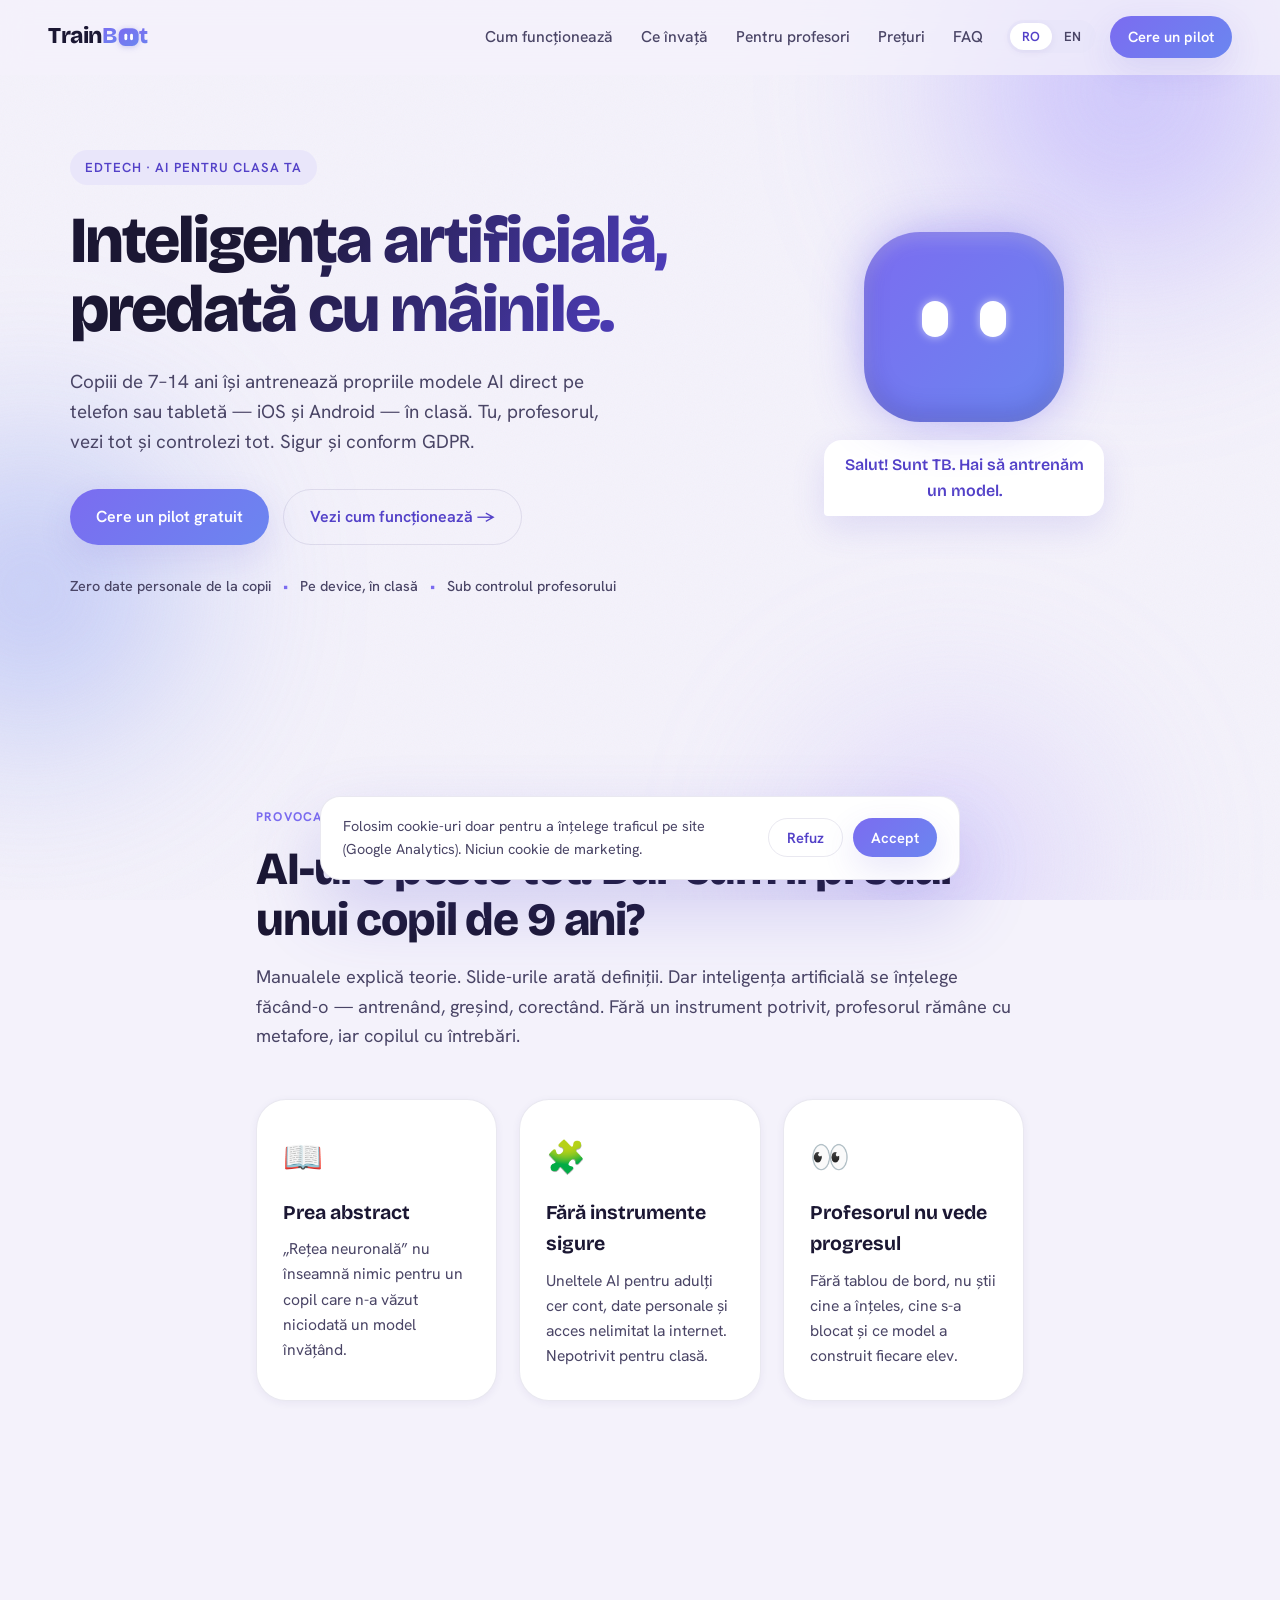
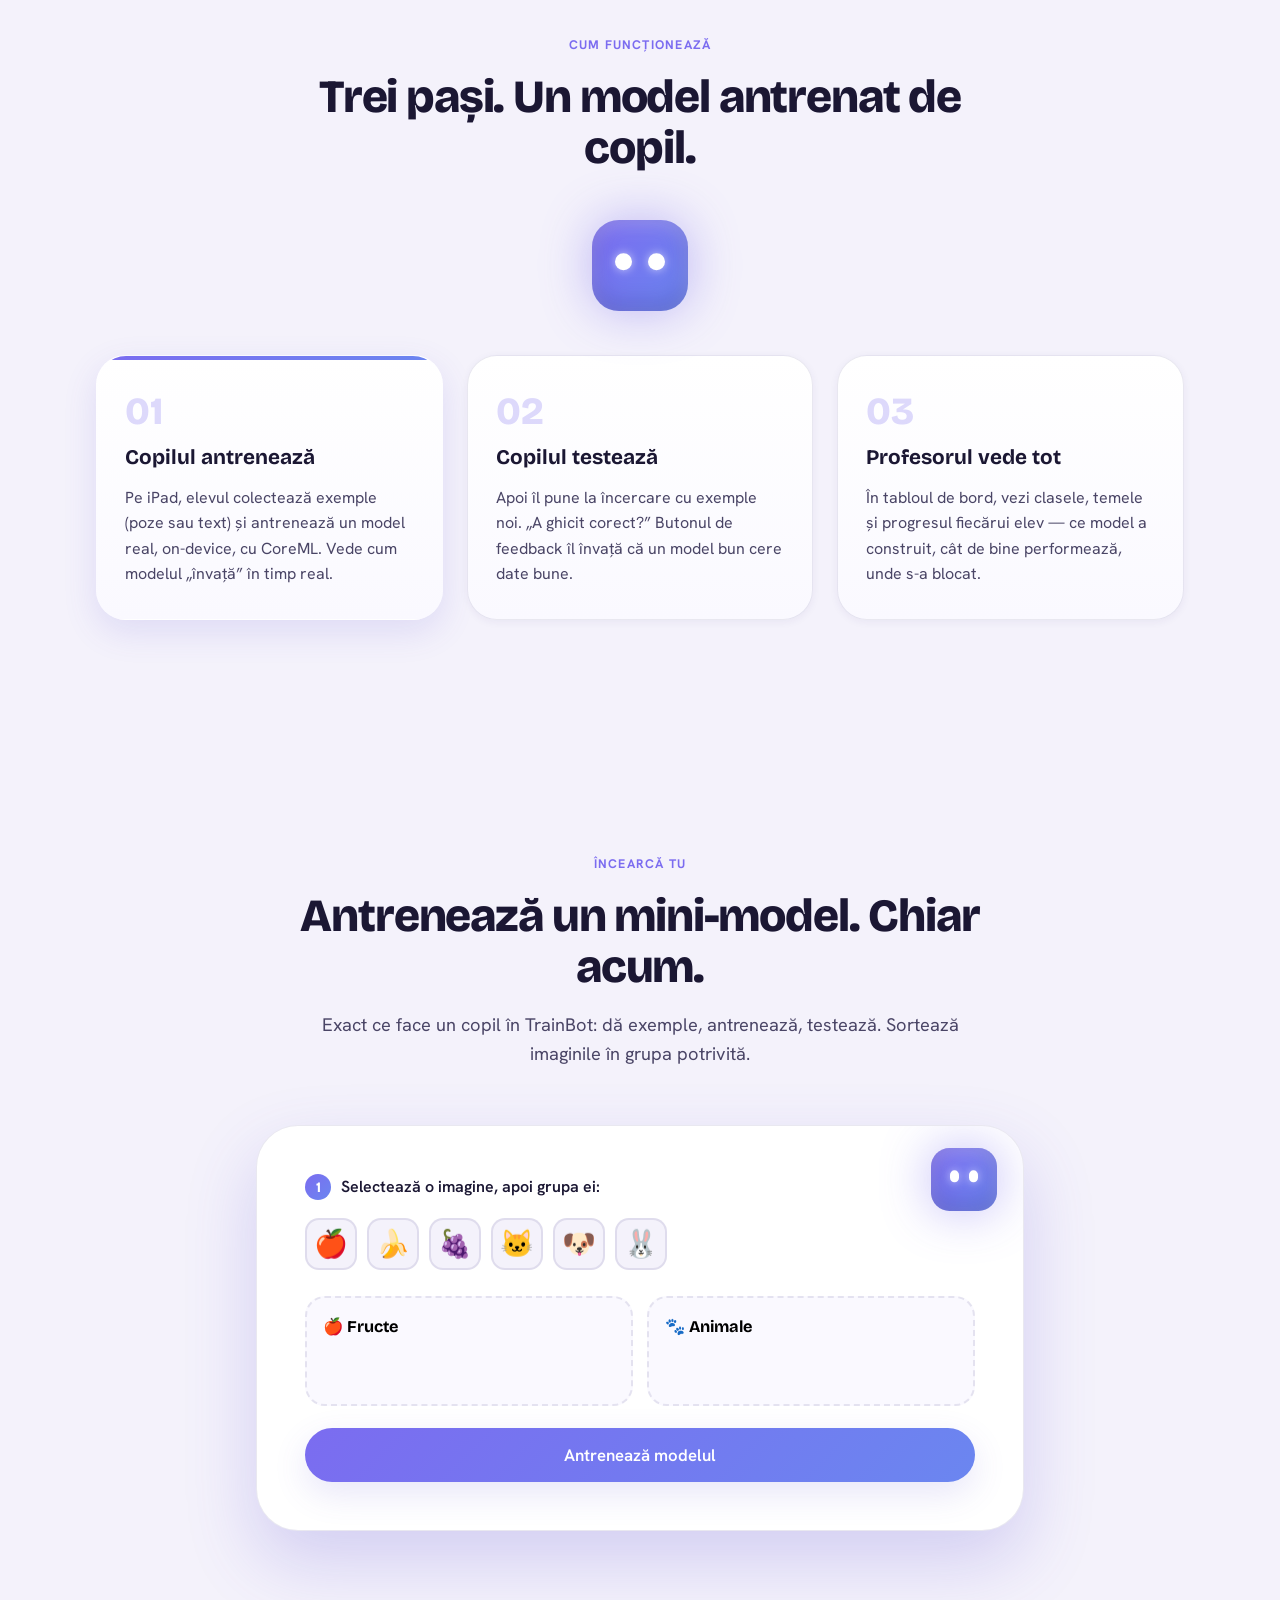
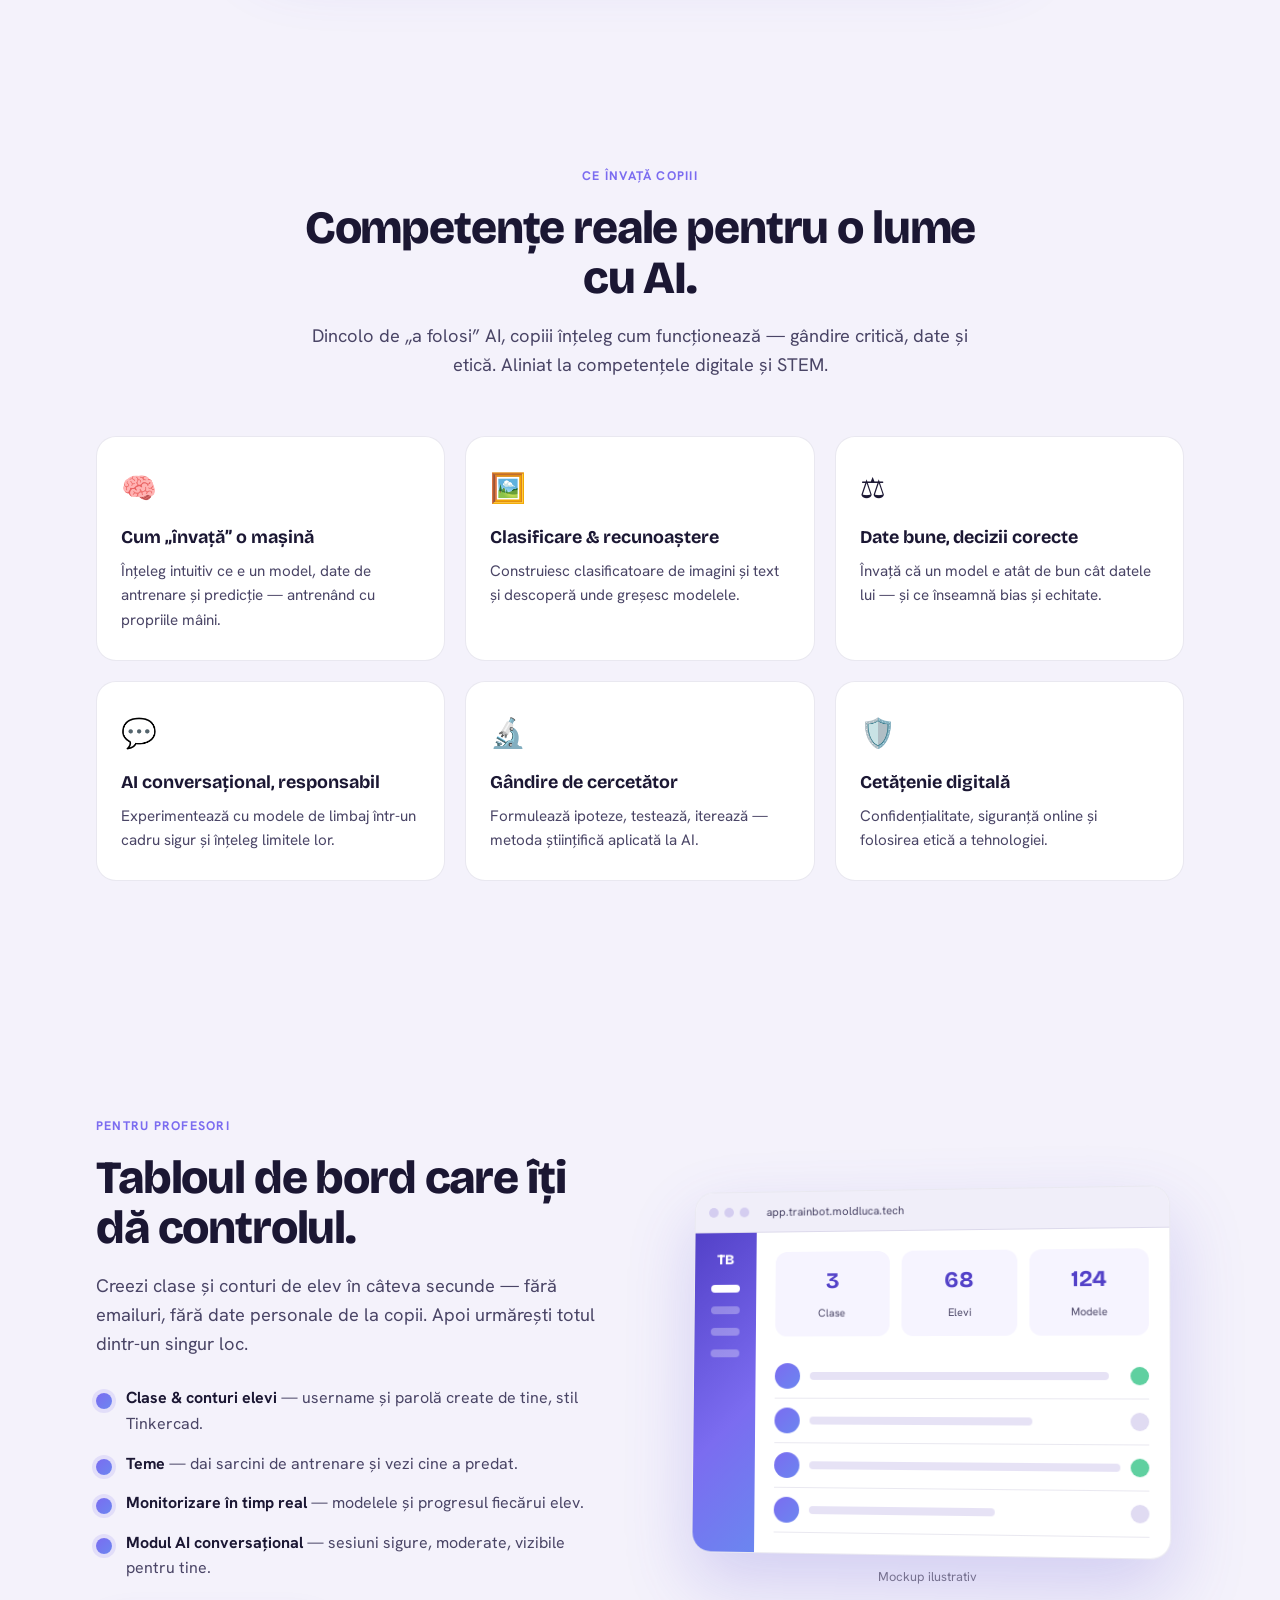
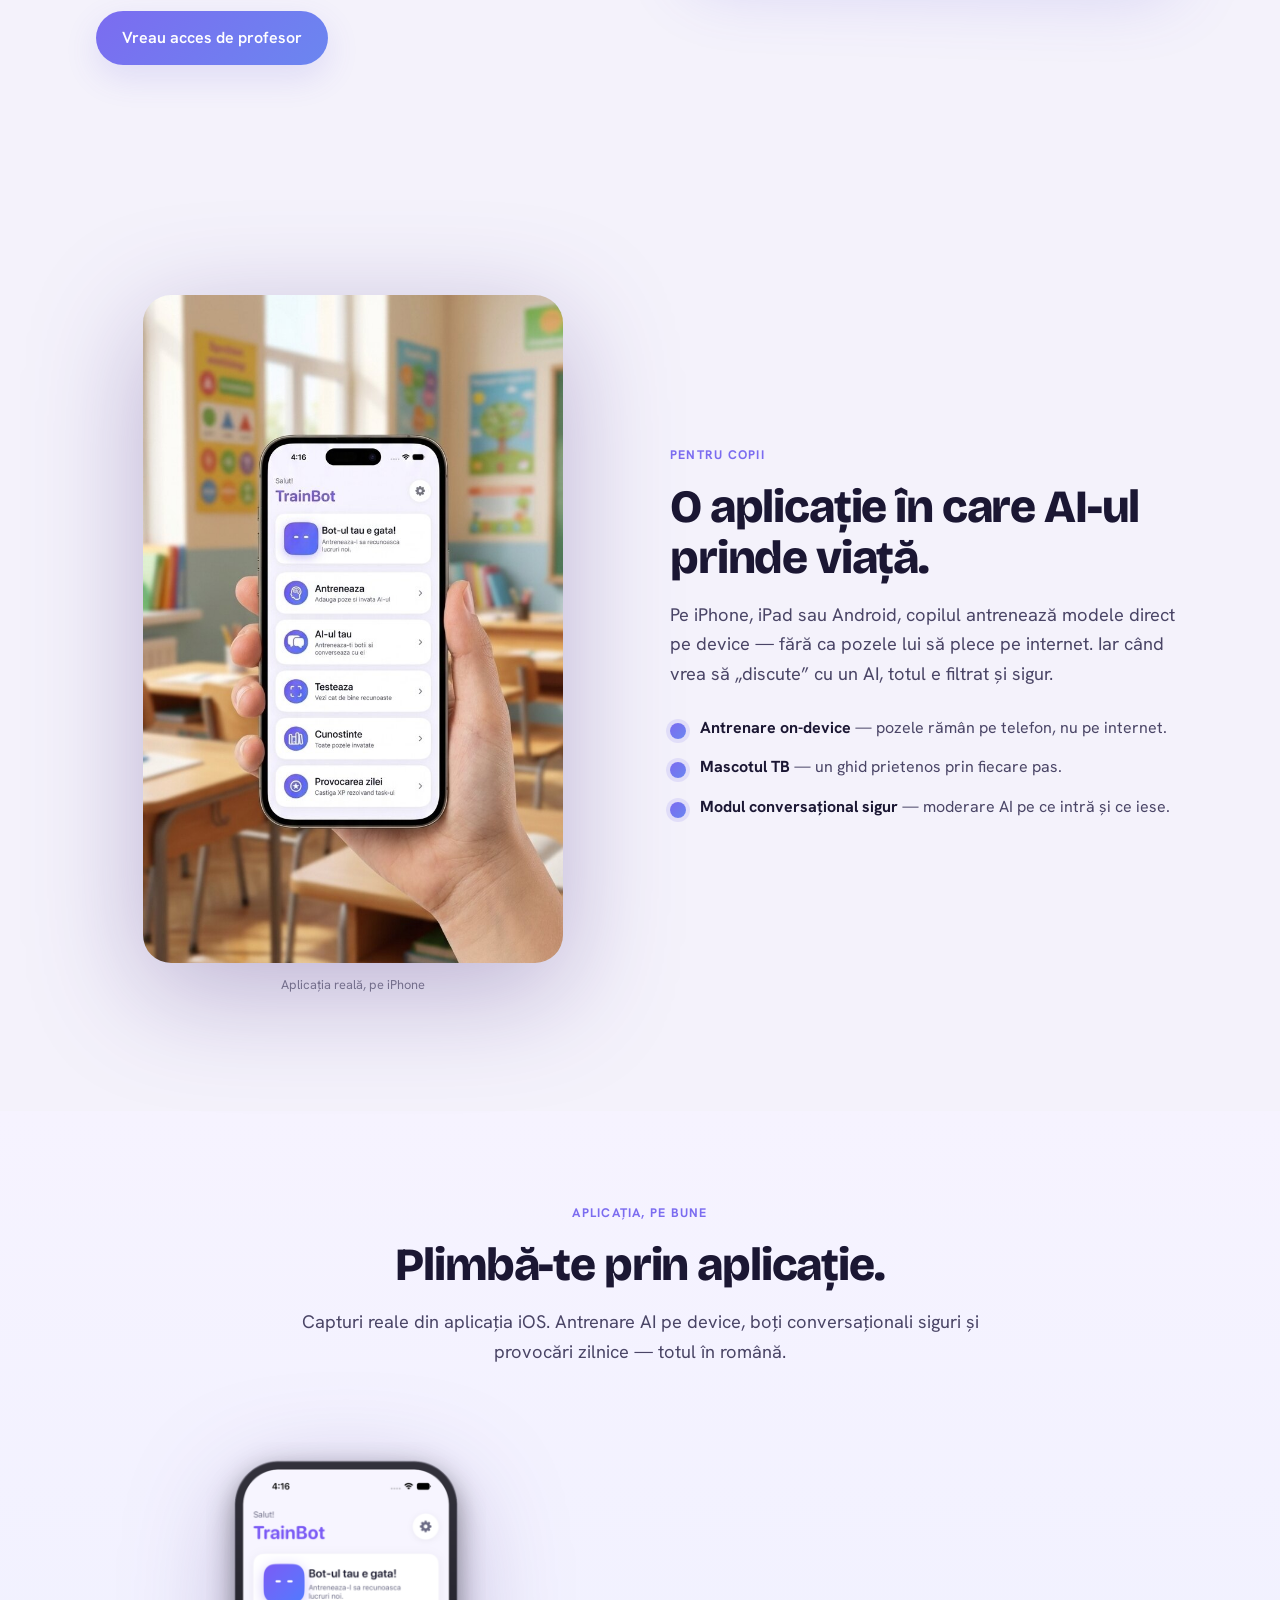
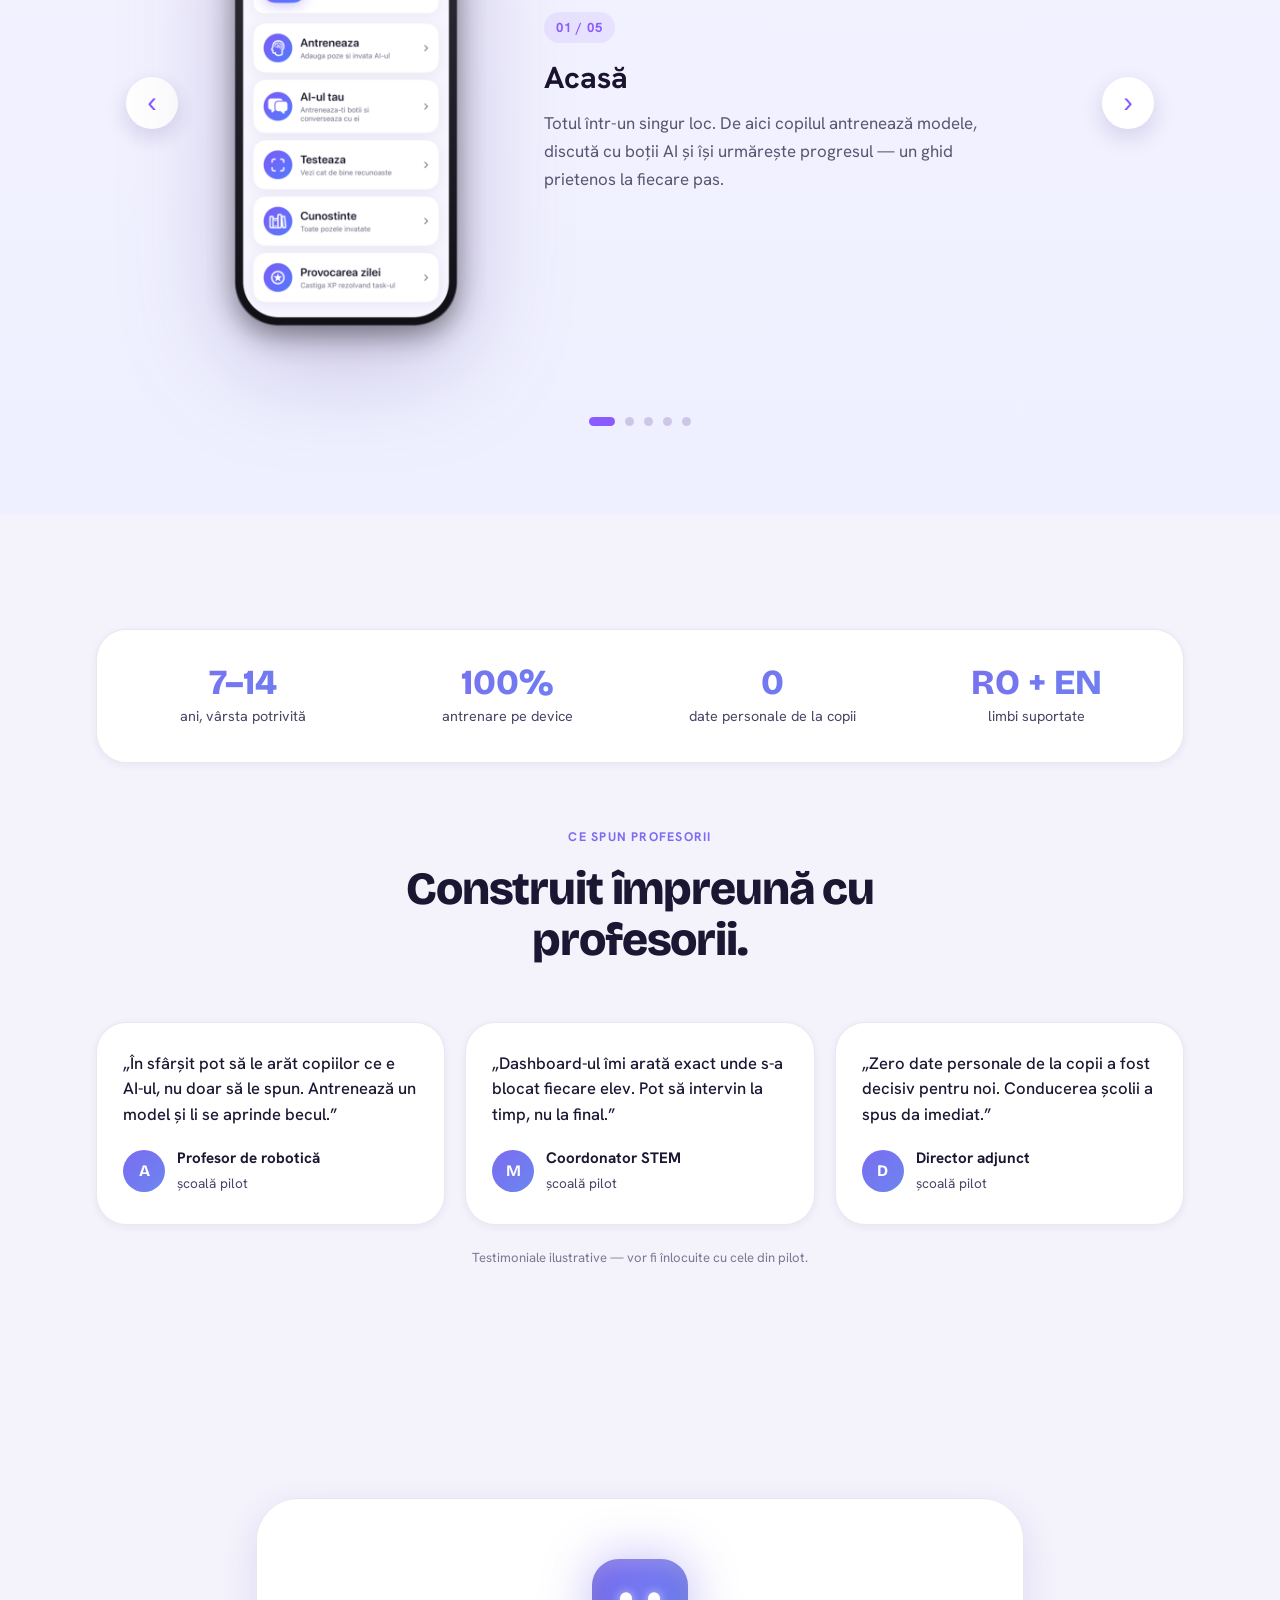
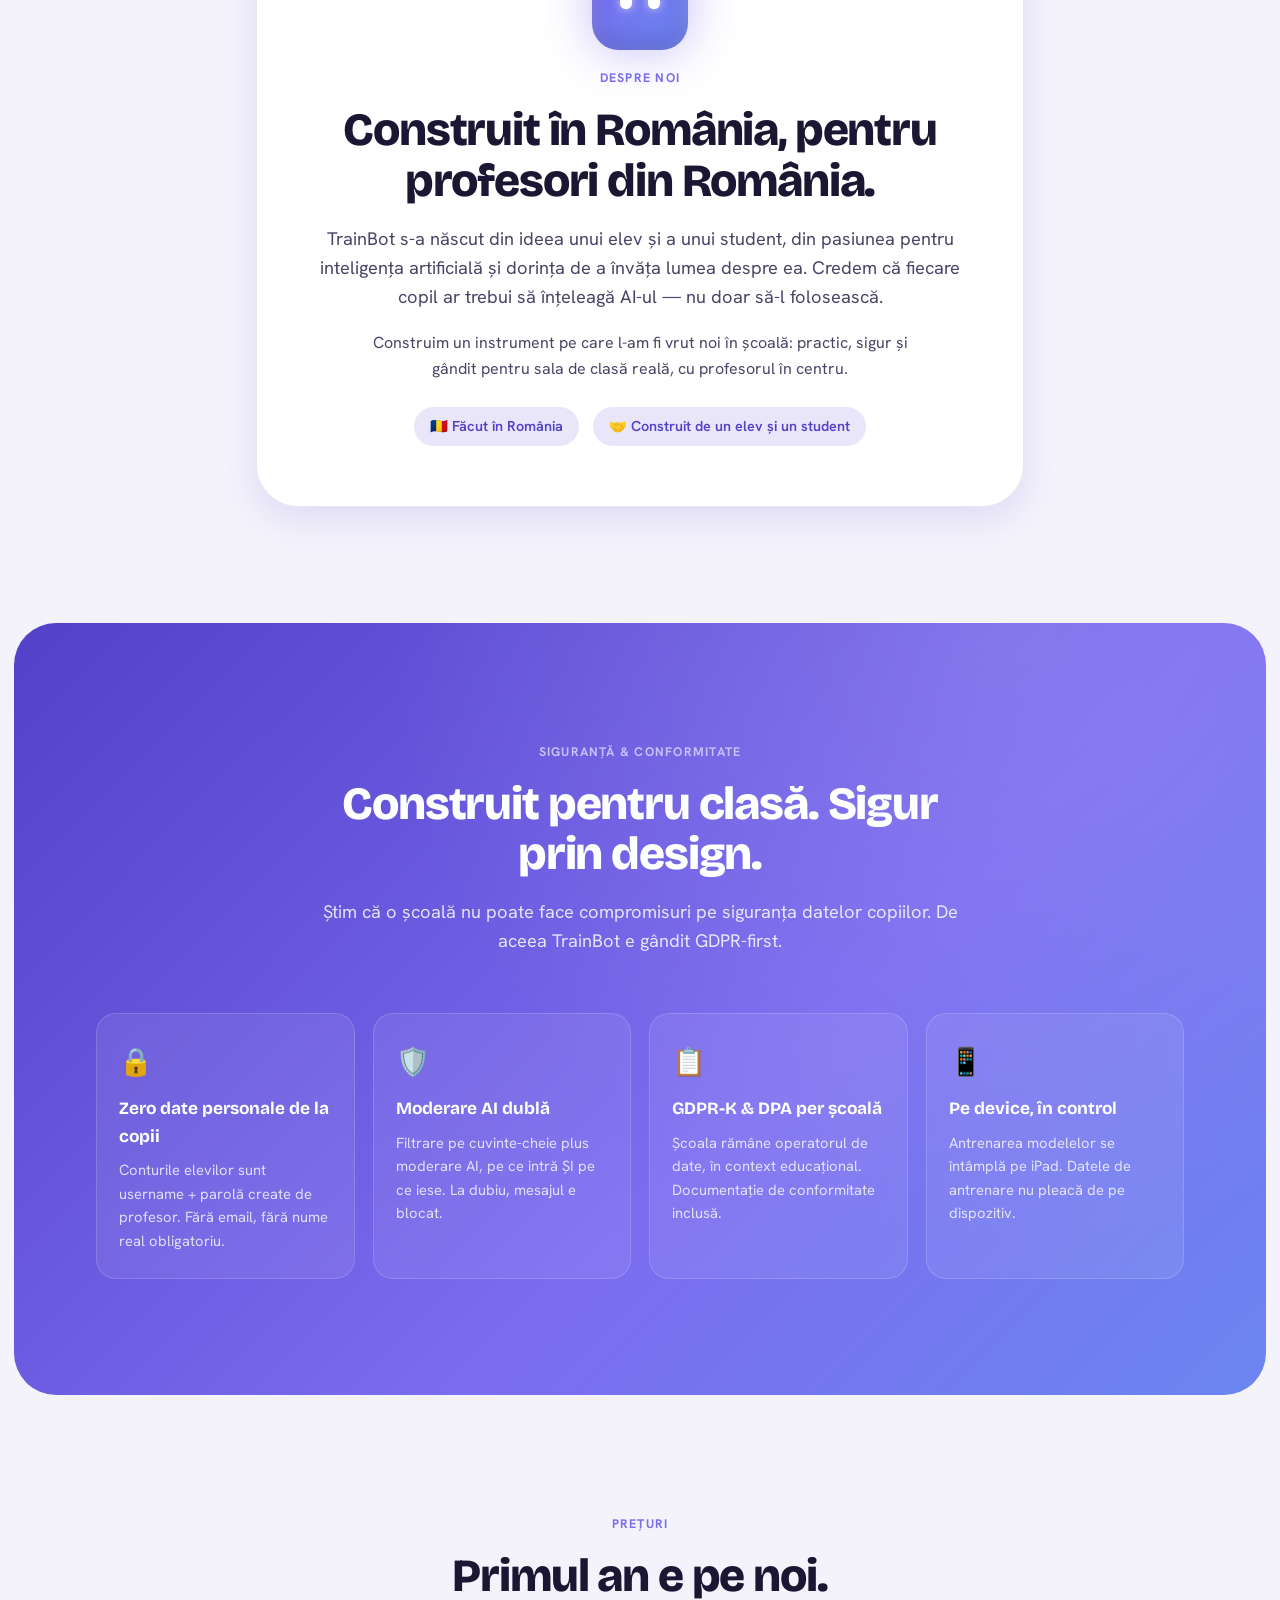
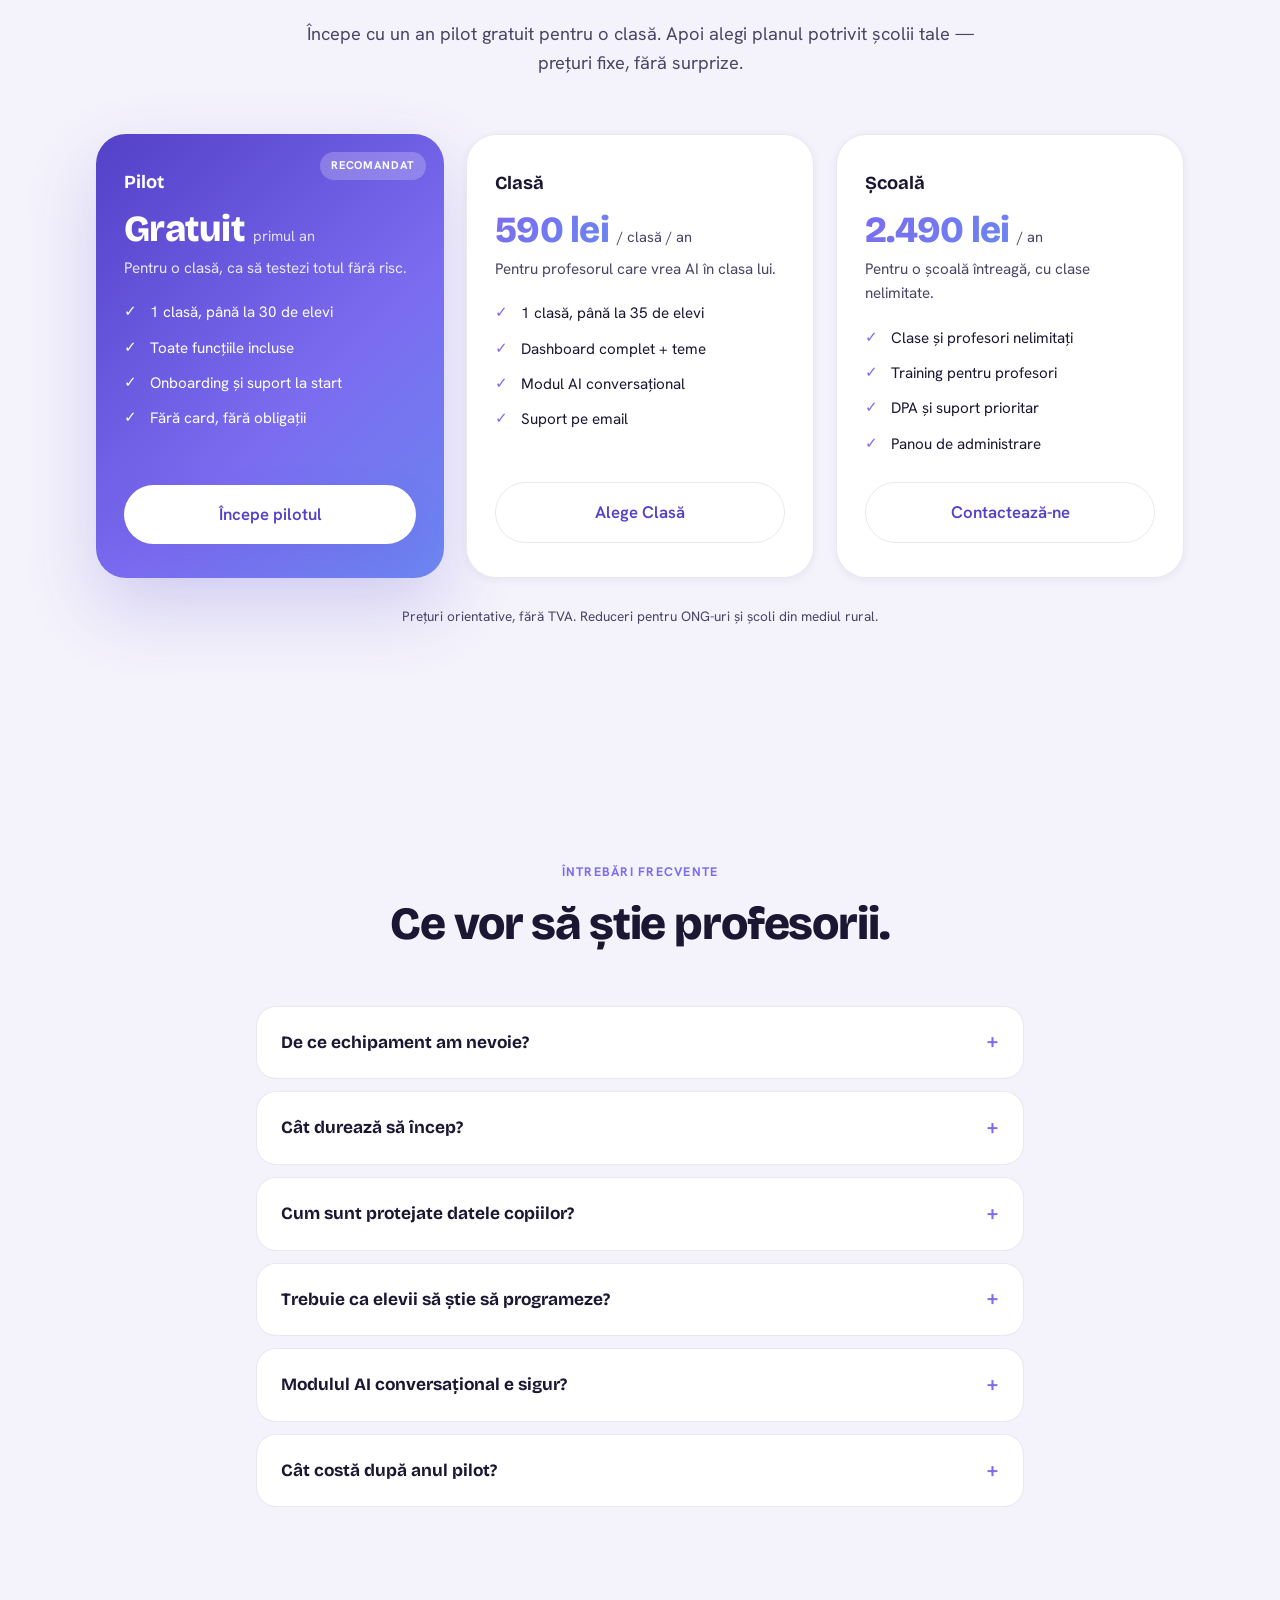
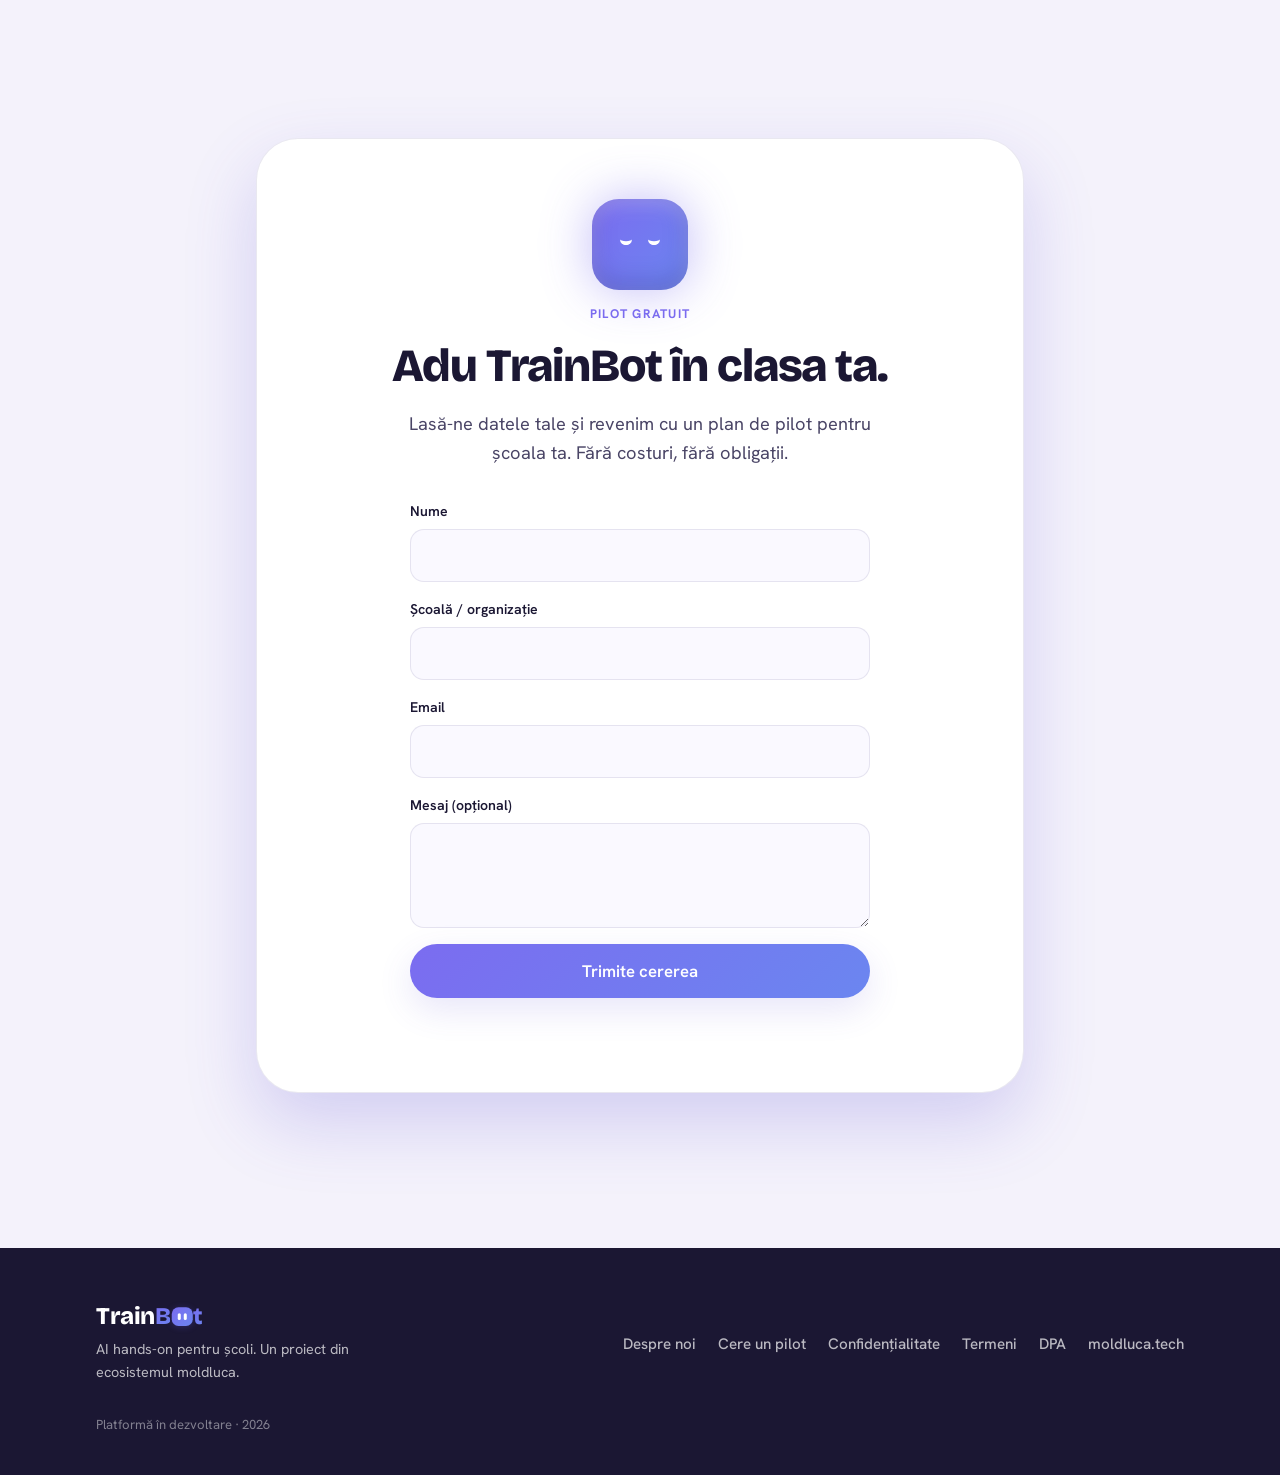
<file: index.html>
<!DOCTYPE html>
<html lang="ro">
<head>
  <meta charset="UTF-8" />
  <meta name="viewport" content="width=device-width, initial-scale=1.0" />
  <title>TrainBot — Inteligență artificială, predată cu mâinile</title>
  <meta name="description" content="TrainBot: copiii 7-14 ani antrenează propriile modele AI direct pe iPad, în clasă. Sigur, conform GDPR, sub controlul profesorului. Cere un pilot gratuit." />
  <meta name="theme-color" content="#7B6CF0" />

  <!-- Open Graph -->
  <meta property="og:title" content="TrainBot — Inteligență artificială, predată cu mâinile" />
  <meta property="og:description" content="Copiii antrenează propriile modele AI în clasă. Sigur, conform GDPR, sub controlul profesorului." />
  <meta property="og:type" content="website" />
  <meta property="og:url" content="https://trainbot.moldluca.tech" />
  <meta property="og:image" content="https://trainbot.moldluca.tech/images/og-image.png" />
  <meta property="og:locale" content="ro_RO" />
  <meta name="twitter:card" content="summary_large_image" />

  <link rel="canonical" href="https://trainbot.moldluca.tech/" />

  <script type="application/ld+json">
  {
    "@context": "https://schema.org",
    "@type": "SoftwareApplication",
    "name": "TrainBot",
    "applicationCategory": "EducationalApplication",
    "operatingSystem": "iOS, Web",
    "url": "https://trainbot.moldluca.tech",
    "description": "Platformă EdTech prin care copiii de 7-14 ani antrenează propriile modele AI în clasă, sigur și conform GDPR, sub controlul profesorului.",
    "audience": { "@type": "EducationalAudience", "educationalRole": "teacher" },
    "offers": { "@type": "Offer", "price": "0", "priceCurrency": "RON", "description": "Pilot gratuit primul an" },
    "inLanguage": ["ro", "en"]
  }
  </script>

  <link rel="icon" href="data:image/svg+xml,<svg xmlns='http://www.w3.org/2000/svg' viewBox='0 0 100 100'><defs><linearGradient id='g' x1='0' y1='0' x2='1' y2='1'><stop offset='0' stop-color='%237B6CF0'/><stop offset='1' stop-color='%236B86F0'/></linearGradient></defs><rect width='100' height='100' rx='26' fill='url(%23g)'/><rect x='34' y='38' width='10' height='24' rx='5' fill='white'/><rect x='56' y='38' width='10' height='24' rx='5' fill='white'/></svg>" />
  <link rel="apple-touch-icon" href="images/icon.svg" />
  <link rel="manifest" href="manifest.json" />

  <link rel="preconnect" href="https://fonts.googleapis.com" />
  <link rel="preconnect" href="https://fonts.gstatic.com" crossorigin />
  <link href="https://fonts.googleapis.com/css2?family=Bricolage+Grotesque:opsz,wght@12..96,400..800&family=Hanken+Grotesk:wght@400;500;600;700&display=swap" rel="stylesheet" />

  <link rel="stylesheet" href="styles.css" />
</head>
<body>
  <!-- Atmospheric background blobs -->
  <div class="bg-atmosphere" aria-hidden="true">
    <span class="blob blob-1"></span>
    <span class="blob blob-2"></span>
    <span class="blob blob-3"></span>
  </div>

  <!-- ============ NAV ============ -->
  <header class="nav" id="nav">
    <a href="#hero" class="brand logo" aria-label="TrainBot">
      <span class="logo-train">Train</span><span class="logo-bot">B</span><span class="logo-eye" aria-hidden="true">
        <svg viewBox="0 0 30 30"><defs><linearGradient id="logoGrad" x1="0" y1="0" x2="1" y2="1"><stop offset="0" stop-color="#7B6CF0"/><stop offset="1" stop-color="#6B86F0"/></linearGradient></defs><rect x="1" y="3" width="28" height="25" rx="9" fill="url(#logoGrad)"/><rect x="9" y="11" width="4" height="9" rx="2" fill="#fff"/><rect x="17" y="11" width="4" height="9" rx="2" fill="#fff"/></svg>
      </span><span class="logo-bot">t</span>
    </a>

    <nav class="nav-links">
      <a href="#how" data-i18n="nav.how">Cum funcționează</a>
      <a href="#learn" data-i18n="nav.learn">Ce învață</a>
      <a href="#teachers" data-i18n="nav.teachers">Pentru profesori</a>
      <a href="#pricing" data-i18n="nav.pricing">Prețuri</a>
      <a href="#faq" data-i18n="nav.faq">FAQ</a>
    </nav>

    <div class="nav-actions">
      <div class="lang-switch" role="group" aria-label="Limbă / Language">
        <button data-lang="ro" class="is-active" aria-pressed="true">RO</button>
        <button data-lang="en" aria-pressed="false">EN</button>
      </div>
      <a href="#pilot" class="btn btn-primary btn-sm" data-i18n="nav.cta">Cere un pilot</a>
    </div>
  </header>

  <!-- ============ HERO ============ -->
  <section class="hero" id="hero">
    <div class="hero-inner">
      <div class="hero-copy">
        <span class="eyebrow" data-i18n="hero.eyebrow">EdTech · AI pentru clasa ta</span>
        <h1 class="hero-title" data-i18n="hero.title">Inteligența artificială,<br />predată cu mâinile.</h1>
        <p class="hero-sub" data-i18n="hero.sub">Copiii de 7–14 ani își antrenează propriile modele AI direct pe telefon sau tabletă — iOS și Android — în clasă. Tu, profesorul, vezi tot și controlezi tot. Sigur și conform GDPR.</p>
        <div class="hero-cta">
          <a href="#pilot" class="btn btn-primary" data-i18n="hero.cta1">Cere un pilot gratuit</a>
          <a href="#how" class="btn btn-ghost" data-i18n="hero.cta2">Vezi cum funcționează →</a>
        </div>
        <div class="hero-trust">
          <span data-i18n="hero.trust1">Zero date personale de la copii</span>
          <span class="dot">•</span>
          <span data-i18n="hero.trust2">Pe device, în clasă</span>
          <span class="dot">•</span>
          <span data-i18n="hero.trust3">Sub controlul profesorului</span>
        </div>
      </div>

      <div class="hero-mascot">
        <!-- Mascot recreat din MascotView.swift -->
        <div class="mascot mascot-xl" id="heroMascot" data-state="idle">
          <div class="mascot-head">
            <div class="mascot-eyes">
              <span class="eye eye-l"></span>
              <span class="eye eye-r"></span>
            </div>
          </div>
          <div class="mascot-glow"></div>
        </div>
        <div class="mascot-caption" data-i18n="hero.mascot">Salut! Sunt TB. Hai să antrenăm un model.</div>
      </div>
    </div>
  </section>

  <!-- ============ PROBLEM ============ -->
  <section class="section problem" id="problem">
    <div class="container narrow">
      <span class="section-tag" data-i18n="problem.tag">Provocarea</span>
      <h2 class="section-title" data-i18n="problem.title">AI-ul e peste tot. Dar cum îl predai unui copil de 9 ani?</h2>
      <p class="section-lead" data-i18n="problem.lead">Manualele explică teorie. Slide-urile arată definiții. Dar inteligența artificială se înțelege făcând-o — antrenând, greșind, corectând. Fără un instrument potrivit, profesorul rămâne cu metafore, iar copilul cu întrebări.</p>
      <div class="problem-grid">
        <div class="problem-card">
          <span class="problem-icon">📖</span>
          <h3 data-i18n="problem.c1t">Prea abstract</h3>
          <p data-i18n="problem.c1p">„Rețea neuronală" nu înseamnă nimic pentru un copil care n-a văzut niciodată un model învățând.</p>
        </div>
        <div class="problem-card">
          <span class="problem-icon">🧩</span>
          <h3 data-i18n="problem.c2t">Fără instrumente sigure</h3>
          <p data-i18n="problem.c2p">Uneltele AI pentru adulți cer cont, date personale și acces nelimitat la internet. Nepotrivit pentru clasă.</p>
        </div>
        <div class="problem-card">
          <span class="problem-icon">👀</span>
          <h3 data-i18n="problem.c3t">Profesorul nu vede progresul</h3>
          <p data-i18n="problem.c3p">Fără tablou de bord, nu știi cine a înțeles, cine s-a blocat și ce model a construit fiecare elev.</p>
        </div>
      </div>
    </div>
  </section>

  <!-- ============ HOW IT WORKS ============ -->
  <section class="section how" id="how">
    <div class="container">
      <div class="section-head center">
        <span class="section-tag" data-i18n="how.tag">Cum funcționează</span>
        <h2 class="section-title" data-i18n="how.title">Trei pași. Un model antrenat de copil.</h2>
      </div>

      <div class="how-mascot" aria-hidden="true">
        <div class="mascot mascot-md" id="howMascot" data-state="idle">
          <div class="mascot-head"><div class="mascot-eyes"><span class="eye eye-l"></span><span class="eye eye-r"></span></div></div>
        </div>
      </div>

      <div class="steps">
        <article class="step" data-mascot="learning">
          <span class="step-num">01</span>
          <h3 data-i18n="how.s1t">Copilul antrenează</h3>
          <p data-i18n="how.s1p">Pe iPad, elevul colectează exemple (poze sau text) și antrenează un model real, on-device, cu CoreML. Vede cum modelul „învață" în timp real.</p>
        </article>
        <article class="step" data-mascot="thinking">
          <span class="step-num">02</span>
          <h3 data-i18n="how.s2t">Copilul testează</h3>
          <p data-i18n="how.s2p">Apoi îl pune la încercare cu exemple noi. „A ghicit corect?" Butonul de feedback îl învață că un model bun cere date bune.</p>
        </article>
        <article class="step" data-mascot="happy">
          <span class="step-num">03</span>
          <h3 data-i18n="how.s3t">Profesorul vede tot</h3>
          <p data-i18n="how.s3p">În tabloul de bord, vezi clasele, temele și progresul fiecărui elev — ce model a construit, cât de bine performează, unde s-a blocat.</p>
        </article>
      </div>
    </div>
  </section>

  <!-- ============ MINI-DEMO INTERACTIV ============ -->
  <section class="section demo" id="demo">
    <div class="container narrow">
      <div class="section-head center">
        <span class="section-tag" data-i18n="demo.tag">Încearcă tu</span>
        <h2 class="section-title" data-i18n="demo.title">Antrenează un mini-model. Chiar acum.</h2>
        <p class="section-lead" data-i18n="demo.lead">Exact ce face un copil în TrainBot: dă exemple, antrenează, testează. Sortează imaginile în grupa potrivită.</p>
      </div>

      <div class="demo-card" id="demoCard">
        <div class="demo-mascot" aria-hidden="true">
          <div class="mascot mascot-sm" id="demoMascot" data-state="idle"><div class="mascot-head"><div class="mascot-eyes"><span class="eye eye-l"></span><span class="eye eye-r"></span></div></div></div>
        </div>

        <!-- STAGE 1: sortare -->
        <div class="demo-stage" id="demoStage1">
          <p class="demo-instr"><span class="demo-step-n">1</span> <span data-i18n="demo.s1">Selectează o imagine, apoi grupa ei:</span></p>
          <div class="demo-palette" id="demoPalette"></div>
          <div class="demo-buckets">
            <button class="demo-bucket" data-bucket="fruit"><h4 data-i18n="demo.bfruit">🍎 Fructe</h4><div class="bucket-items" id="bucketfruit"></div></button>
            <button class="demo-bucket" data-bucket="animal"><h4 data-i18n="demo.banimal">🐾 Animale</h4><div class="bucket-items" id="bucketanimal"></div></button>
          </div>
          <button class="btn btn-primary btn-block" id="demoTrain" disabled data-i18n="demo.train">Antrenează modelul</button>
        </div>

        <!-- STAGE 2: antrenare -->
        <div class="demo-stage" id="demoStage2" hidden>
          <p class="demo-instr" data-i18n="demo.training">Modelul învață din exemplele tale…</p>
          <div class="demo-progress"><span id="demoBar"></span></div>
        </div>

        <!-- STAGE 3: test -->
        <div class="demo-stage" id="demoStage3" hidden>
          <p class="demo-instr"><span class="demo-step-n">2</span> <span data-i18n="demo.s3">Acum testează-l cu o imagine nouă:</span></p>
          <div class="demo-test">
            <div class="demo-test-item" id="demoTestItem">🍓</div>
            <button class="btn btn-primary" id="demoGuess" data-i18n="demo.guess">Ce e asta?</button>
          </div>
          <div class="demo-result" id="demoResult" hidden></div>
          <button class="btn btn-ghost btn-sm" id="demoReset" data-i18n="demo.reset">↺ De la început</button>
        </div>
      </div>
    </div>
  </section>

  <!-- ============ CE ÎNVAȚĂ COPIII ============ -->
  <section class="section learn" id="learn">
    <div class="container">
      <div class="section-head center">
        <span class="section-tag" data-i18n="learn.tag">Ce învață copiii</span>
        <h2 class="section-title" data-i18n="learn.title">Competențe reale pentru o lume cu AI.</h2>
        <p class="section-lead" data-i18n="learn.lead">Dincolo de „a folosi" AI, copiii înțeleg cum funcționează — gândire critică, date și etică. Aliniat la competențele digitale și STEM.</p>
      </div>
      <div class="learn-grid">
        <div class="learn-card"><span class="learn-ic">🧠</span><h3 data-i18n="learn.c1t">Cum „învață" o mașină</h3><p data-i18n="learn.c1p">Înțeleg intuitiv ce e un model, date de antrenare și predicție — antrenând cu propriile mâini.</p></div>
        <div class="learn-card"><span class="learn-ic">🖼️</span><h3 data-i18n="learn.c2t">Clasificare &amp; recunoaștere</h3><p data-i18n="learn.c2p">Construiesc clasificatoare de imagini și text și descoperă unde greșesc modelele.</p></div>
        <div class="learn-card"><span class="learn-ic">⚖️</span><h3 data-i18n="learn.c3t">Date bune, decizii corecte</h3><p data-i18n="learn.c3p">Învață că un model e atât de bun cât datele lui — și ce înseamnă bias și echitate.</p></div>
        <div class="learn-card"><span class="learn-ic">💬</span><h3 data-i18n="learn.c4t">AI conversațional, responsabil</h3><p data-i18n="learn.c4p">Experimentează cu modele de limbaj într-un cadru sigur și înțeleg limitele lor.</p></div>
        <div class="learn-card"><span class="learn-ic">🔬</span><h3 data-i18n="learn.c5t">Gândire de cercetător</h3><p data-i18n="learn.c5p">Formulează ipoteze, testează, iterează — metoda științifică aplicată la AI.</p></div>
        <div class="learn-card"><span class="learn-ic">🛡️</span><h3 data-i18n="learn.c6t">Cetățenie digitală</h3><p data-i18n="learn.c6p">Confidențialitate, siguranță online și folosirea etică a tehnologiei.</p></div>
      </div>
    </div>
  </section>

  <!-- ============ TEACHERS / DASHBOARD ============ -->
  <section class="section teachers" id="teachers">
    <div class="container split">
      <div class="split-copy">
        <span class="section-tag" data-i18n="teachers.tag">Pentru profesori</span>
        <h2 class="section-title" data-i18n="teachers.title">Tabloul de bord care îți dă controlul.</h2>
        <p class="section-lead" data-i18n="teachers.lead">Creezi clase și conturi de elev în câteva secunde — fără emailuri, fără date personale de la copii. Apoi urmărești totul dintr-un singur loc.</p>
        <ul class="feature-list">
          <li data-i18n="teachers.f1"><strong>Clase &amp; conturi elevi</strong> — username și parolă create de tine, stil Tinkercad.</li>
          <li data-i18n="teachers.f2"><strong>Teme</strong> — dai sarcini de antrenare și vezi cine a predat.</li>
          <li data-i18n="teachers.f3"><strong>Monitorizare în timp real</strong> — modelele și progresul fiecărui elev.</li>
          <li data-i18n="teachers.f4"><strong>Modul AI conversațional</strong> — sesiuni sigure, moderate, vizibile pentru tine.</li>
        </ul>
        <a href="#pilot" class="btn btn-primary" data-i18n="teachers.cta">Vreau acces de profesor</a>
      </div>

      <div class="split-visual">
        <!-- Mockup dashboard în brand (swap cu screenshot real după re-deploy) -->
        <div class="mockup mockup-browser" id="dashMock">
          <div class="mock-bar"><span></span><span></span><span></span><em data-i18n="teachers.url">app.trainbot.moldluca.tech</em></div>
          <div class="mock-body">
            <div class="mock-side">
              <span class="mock-logo">TB</span>
              <span class="mock-nav is-on"></span><span class="mock-nav"></span><span class="mock-nav"></span><span class="mock-nav"></span>
            </div>
            <div class="mock-main">
              <div class="mock-stats">
                <div class="mock-stat"><b>3</b><i data-i18n="teachers.m1">Clase</i></div>
                <div class="mock-stat"><b>68</b><i data-i18n="teachers.m2">Elevi</i></div>
                <div class="mock-stat"><b>124</b><i data-i18n="teachers.m3">Modele</i></div>
              </div>
              <div class="mock-row"><span class="mock-avatar"></span><span class="mock-bar-line w80"></span><span class="mock-pill ok"></span></div>
              <div class="mock-row"><span class="mock-avatar"></span><span class="mock-bar-line w60"></span><span class="mock-pill"></span></div>
              <div class="mock-row"><span class="mock-avatar"></span><span class="mock-bar-line w90"></span><span class="mock-pill ok"></span></div>
              <div class="mock-row"><span class="mock-avatar"></span><span class="mock-bar-line w50"></span><span class="mock-pill"></span></div>
            </div>
          </div>
        </div>
        <span class="visual-note" data-i18n="teachers.note">Mockup ilustrativ</span>
      </div>
    </div>
  </section>

  <!-- ============ KIDS / APP ============ -->
  <section class="section kids" id="kids">
    <div class="container split reverse">
      <div class="split-visual">
        <img src="images/app/hand-home.jpg" alt="Copil ținând în mână un iPhone cu aplicația TrainBot" class="app-photo" loading="lazy" />
        <span class="visual-note" data-i18n="kids.note">Aplicația reală, pe iPhone</span>
      </div>

      <div class="split-copy">
        <span class="section-tag" data-i18n="kids.tag">Pentru copii</span>
        <h2 class="section-title" data-i18n="kids.title">O aplicație în care AI-ul prinde viață.</h2>
        <p class="section-lead" data-i18n="kids.lead">Pe iPhone, iPad sau Android, copilul antrenează modele direct pe device — fără ca pozele lui să plece pe internet. Iar când vrea să „discute" cu un AI, totul e filtrat și sigur.</p>
        <ul class="feature-list">
          <li data-i18n="kids.f1"><strong>Antrenare on-device</strong> — pozele rămân pe telefon, nu pe internet.</li>
          <li data-i18n="kids.f2"><strong>Mascotul TB</strong> — un ghid prietenos prin fiecare pas.</li>
          <li data-i18n="kids.f3"><strong>Modul conversațional sigur</strong> — moderare AI pe ce intră și ce iese.</li>
        </ul>
      </div>
    </div>
  </section>

  <!-- ============ GALERIE APLICAȚIE (carusel iOS) ============ -->
  <section class="app-gallery" id="screenshots">
    <div class="container">
      <div class="section-head center">
        <span class="section-tag" data-i18n="gallery.tag">Aplicația, pe bune</span>
        <h2 class="section-title" data-i18n="gallery.title">Plimbă-te prin aplicație.</h2>
        <p class="section-lead" data-i18n="gallery.lead">Capturi reale din aplicația iOS. Antrenare AI pe device, boți conversaționali siguri și provocări zilnice — totul în română.</p>
      </div>

      <div class="carousel" id="appCarousel" aria-roledescription="carusel">
        <button class="car-arrow car-prev" aria-label="Ecranul anterior">‹</button>

        <div class="car-stage">
          <article class="car-slide is-active">
            <div class="car-visual"><img src="images/app/ios-home.png" alt="Ecranul principal TrainBot" loading="lazy" /></div>
            <div class="car-text">
              <span class="car-step">01 / 05</span>
              <h3 data-i18n="car.t1">Acasă</h3>
              <p data-i18n="car.d1">Totul într-un singur loc. De aici copilul antrenează modele, discută cu boții AI și își urmărește progresul — un ghid prietenos la fiecare pas.</p>
            </div>
          </article>
          <article class="car-slide">
            <div class="car-visual"><img src="images/app/ios-training.png" alt="Antrenare model AI" loading="lazy" /></div>
            <div class="car-text">
              <span class="car-step">02 / 05</span>
              <h3 data-i18n="car.t2">Antrenare AI</h3>
              <p data-i18n="car.d2">Copilul adaugă poze și antrenează un model direct pe telefon. Vede modelul „învățând”, pas cu pas — iar pozele rămân pe device, nu pe internet.</p>
            </div>
          </article>
          <article class="car-slide">
            <div class="car-visual"><img src="images/app/ios-botlist.png" alt="Boții AI ai copilului" loading="lazy" /></div>
            <div class="car-text">
              <span class="car-step">03 / 05</span>
              <h3 data-i18n="car.t3">Boții tăi AI</h3>
              <p data-i18n="car.d3">Copilul își creează propriul bot, îl învață cu exemple și conversează cu el. Totul filtrat și sigur, cu o limită zilnică de mesaje.</p>
            </div>
          </article>
          <article class="car-slide">
            <div class="car-visual"><img src="images/app/ios-achievements.png" alt="Realizări și insigne" loading="lazy" /></div>
            <div class="car-text">
              <span class="car-step">04 / 05</span>
              <h3 data-i18n="car.t4">Realizări</h3>
              <p data-i18n="car.d4">Insigne și XP pentru fiecare pas important. Învățarea devine un joc care motivează copilul să exploreze mai departe.</p>
            </div>
          </article>
          <article class="car-slide">
            <div class="car-visual"><img src="images/app/ios-daily.png" alt="Provocarea zilei" loading="lazy" /></div>
            <div class="car-text">
              <span class="car-step">05 / 05</span>
              <h3 data-i18n="car.t5">Provocarea zilei</h3>
              <p data-i18n="car.d5">O provocare nouă în fiecare zi. Copilul revine, exersează și câștigă XP — un motiv să se întoarcă la învățat.</p>
            </div>
          </article>
        </div>

        <button class="car-arrow car-next" aria-label="Ecranul următor">›</button>
      </div>

      <div class="car-dots" id="carDots">
        <button class="car-dot is-active" aria-label="1"></button>
        <button class="car-dot" aria-label="2"></button>
        <button class="car-dot" aria-label="3"></button>
        <button class="car-dot" aria-label="4"></button>
        <button class="car-dot" aria-label="5"></button>
      </div>
    </div>
  </section>

  <!-- ============ DOVADĂ SOCIALĂ ============ -->
  <section class="section proof" id="proof">
    <div class="container">
      <div class="proof-stats">
        <div class="proof-stat"><b data-i18n="proof.s1n">7–14</b><span data-i18n="proof.s1l">ani, vârsta potrivită</span></div>
        <div class="proof-stat"><b data-i18n="proof.s2n">100%</b><span data-i18n="proof.s2l">antrenare pe device</span></div>
        <div class="proof-stat"><b data-i18n="proof.s3n">0</b><span data-i18n="proof.s3l">date personale de la copii</span></div>
        <div class="proof-stat"><b data-i18n="proof.s4n">RO + EN</b><span data-i18n="proof.s4l">limbi suportate</span></div>
      </div>

      <div class="section-head center" style="margin-top:60px">
        <span class="section-tag" data-i18n="proof.tag">Ce spun profesorii</span>
        <h2 class="section-title" data-i18n="proof.title">Construit împreună cu profesorii.</h2>
      </div>
      <div class="proof-grid">
        <figure class="proof-card">
          <blockquote data-i18n="proof.q1">„În sfârșit pot să le arăt copiilor ce e AI-ul, nu doar să le spun. Antrenează un model și li se aprinde becul."</blockquote>
          <figcaption><span class="proof-av">A</span><span><b data-i18n="proof.a1n">Profesor de robotică</b><i data-i18n="proof.a1r">școală pilot</i></span></figcaption>
        </figure>
        <figure class="proof-card">
          <blockquote data-i18n="proof.q2">„Dashboard-ul îmi arată exact unde s-a blocat fiecare elev. Pot să intervin la timp, nu la final."</blockquote>
          <figcaption><span class="proof-av">M</span><span><b data-i18n="proof.a2n">Coordonator STEM</b><i data-i18n="proof.a2r">școală pilot</i></span></figcaption>
        </figure>
        <figure class="proof-card">
          <blockquote data-i18n="proof.q3">„Zero date personale de la copii a fost decisiv pentru noi. Conducerea școlii a spus da imediat."</blockquote>
          <figcaption><span class="proof-av">D</span><span><b data-i18n="proof.a3n">Director adjunct</b><i data-i18n="proof.a3r">școală pilot</i></span></figcaption>
        </figure>
      </div>
      <p class="proof-note" data-i18n="proof.note">Testimoniale ilustrative — vor fi înlocuite cu cele din pilot.</p>
    </div>
  </section>

  <!-- ============ DESPRE / ECHIPA ============ -->
  <section class="section about" id="about">
    <div class="container narrow">
      <div class="about-card">
        <div class="about-mascot" aria-hidden="true">
          <div class="mascot mascot-md" data-state="idle"><div class="mascot-head"><div class="mascot-eyes"><span class="eye eye-l"></span><span class="eye eye-r"></span></div></div></div>
        </div>
        <span class="section-tag" data-i18n="about.tag">Despre noi</span>
        <h2 class="section-title" data-i18n="about.title">Construit în România, pentru profesori din România.</h2>
        <p class="section-lead" data-i18n="about.p1">TrainBot s-a născut din ideea unui elev și a unui student, din pasiunea pentru inteligența artificială și dorința de a învăța lumea despre ea. Credem că fiecare copil ar trebui să înțeleagă AI-ul — nu doar să-l folosească.</p>
        <p class="about-p2" data-i18n="about.p2">Construim un instrument pe care l-am fi vrut noi în școală: practic, sigur și gândit pentru sala de clasă reală, cu profesorul în centru.</p>
        <div class="about-meta">
          <span data-i18n="about.m1">🇷🇴 Făcut în România</span>
          <span data-i18n="about.m2">🤝 Construit de un elev și un student</span>
        </div>
      </div>
    </div>
  </section>

  <!-- ============ SAFETY / GDPR (dark) ============ -->
  <section class="section safety" id="safety">
    <div class="container">
      <div class="section-head center">
        <span class="section-tag light" data-i18n="safety.tag">Siguranță &amp; conformitate</span>
        <h2 class="section-title" data-i18n="safety.title">Construit pentru clasă. Sigur prin design.</h2>
        <p class="section-lead" data-i18n="safety.lead">Știm că o școală nu poate face compromisuri pe siguranța datelor copiilor. De aceea TrainBot e gândit GDPR-first.</p>
      </div>
      <div class="safety-grid">
        <div class="safety-card">
          <span class="safety-ic">🔒</span>
          <h3 data-i18n="safety.c1t">Zero date personale de la copii</h3>
          <p data-i18n="safety.c1p">Conturile elevilor sunt username + parolă create de profesor. Fără email, fără nume real obligatoriu.</p>
        </div>
        <div class="safety-card">
          <span class="safety-ic">🛡️</span>
          <h3 data-i18n="safety.c2t">Moderare AI dublă</h3>
          <p data-i18n="safety.c2p">Filtrare pe cuvinte-cheie plus moderare AI, pe ce intră ȘI pe ce iese. La dubiu, mesajul e blocat.</p>
        </div>
        <div class="safety-card">
          <span class="safety-ic">📋</span>
          <h3 data-i18n="safety.c3t">GDPR-K &amp; DPA per școală</h3>
          <p data-i18n="safety.c3p">Școala rămâne operatorul de date, în context educațional. Documentație de conformitate inclusă.</p>
        </div>
        <div class="safety-card">
          <span class="safety-ic">📱</span>
          <h3 data-i18n="safety.c4t">Pe device, în control</h3>
          <p data-i18n="safety.c4p">Antrenarea modelelor se întâmplă pe iPad. Datele de antrenare nu pleacă de pe dispozitiv.</p>
        </div>
      </div>
    </div>
  </section>

  <!-- ============ PRICING ============ -->
  <section class="section pricing" id="pricing">
    <div class="container">
      <div class="section-head center">
        <span class="section-tag" data-i18n="pricing.tag">Prețuri</span>
        <h2 class="section-title" data-i18n="pricing.title">Primul an e pe noi.</h2>
        <p class="section-lead" data-i18n="pricing.lead">Începe cu un an pilot gratuit pentru o clasă. Apoi alegi planul potrivit școlii tale — prețuri fixe, fără surprize.</p>
      </div>

      <div class="price-grid">
        <!-- Pilot -->
        <article class="price-card featured">
          <span class="price-badge" data-i18n="pricing.badge">Recomandat</span>
          <h3 class="price-name" data-i18n="pricing.p1name">Pilot</h3>
          <div class="price-amount"><span class="price-big" data-i18n="pricing.p1price">Gratuit</span><span class="price-per" data-i18n="pricing.p1per">primul an</span></div>
          <p class="price-desc" data-i18n="pricing.p1desc">Pentru o clasă, ca să testezi totul fără risc.</p>
          <ul class="price-feats">
            <li data-i18n="pricing.p1f1">1 clasă, până la 30 de elevi</li>
            <li data-i18n="pricing.p1f2">Toate funcțiile incluse</li>
            <li data-i18n="pricing.p1f3">Onboarding și suport la start</li>
            <li data-i18n="pricing.p1f4">Fără card, fără obligații</li>
          </ul>
          <a href="#pilot" class="btn btn-primary btn-block" data-i18n="pricing.p1cta">Începe pilotul</a>
        </article>

        <!-- Clasă -->
        <article class="price-card">
          <h3 class="price-name" data-i18n="pricing.p2name">Clasă</h3>
          <div class="price-amount"><span class="price-big" data-i18n="pricing.p2price">590 lei</span><span class="price-per" data-i18n="pricing.p2per">/ clasă / an</span></div>
          <p class="price-desc" data-i18n="pricing.p2desc">Pentru profesorul care vrea AI în clasa lui.</p>
          <ul class="price-feats">
            <li data-i18n="pricing.p2f1">1 clasă, până la 35 de elevi</li>
            <li data-i18n="pricing.p2f2">Dashboard complet + teme</li>
            <li data-i18n="pricing.p2f3">Modul AI conversațional</li>
            <li data-i18n="pricing.p2f4">Suport pe email</li>
          </ul>
          <a href="#pilot" class="btn btn-ghost btn-block" data-i18n="pricing.p2cta">Alege Clasă</a>
        </article>

        <!-- Școală -->
        <article class="price-card">
          <h3 class="price-name" data-i18n="pricing.p3name">Școală</h3>
          <div class="price-amount"><span class="price-big" data-i18n="pricing.p3price">2.490 lei</span><span class="price-per" data-i18n="pricing.p3per">/ an</span></div>
          <p class="price-desc" data-i18n="pricing.p3desc">Pentru o școală întreagă, cu clase nelimitate.</p>
          <ul class="price-feats">
            <li data-i18n="pricing.p3f1">Clase și profesori nelimitați</li>
            <li data-i18n="pricing.p3f2">Training pentru profesori</li>
            <li data-i18n="pricing.p3f3">DPA și suport prioritar</li>
            <li data-i18n="pricing.p3f4">Panou de administrare</li>
          </ul>
          <a href="#pilot" class="btn btn-ghost btn-block" data-i18n="pricing.p3cta">Contactează-ne</a>
        </article>
      </div>
      <p class="price-foot" data-i18n="pricing.foot">Prețuri orientative, fără TVA. Reduceri pentru ONG-uri și școli din mediul rural.</p>
    </div>
  </section>

  <!-- ============ FAQ ============ -->
  <section class="section faq" id="faq">
    <div class="container narrow">
      <div class="section-head center">
        <span class="section-tag" data-i18n="faq.tag">Întrebări frecvente</span>
        <h2 class="section-title" data-i18n="faq.title">Ce vor să știe profesorii.</h2>
      </div>
      <div class="faq-list">
        <details class="faq-item"><summary data-i18n="faq.q1">De ce echipament am nevoie?</summary><p data-i18n="faq.a1">Un iPad sau iPhone (iOS 17+) per grup de elevi și un calculator/tabletă pentru tabloul de bord al profesorului. Funcționează și cu un singur iPad partajat în clasă.</p></details>
        <details class="faq-item"><summary data-i18n="faq.q2">Cât durează să încep?</summary><p data-i18n="faq.a2">Sub 15 minute. Creezi o clasă, generezi conturile elevilor și dai prima temă. Te ajutăm la onboarding în pilot.</p></details>
        <details class="faq-item"><summary data-i18n="faq.q3">Cum sunt protejate datele copiilor?</summary><p data-i18n="faq.a3">Conturile elevilor sunt username + parolă create de tine, fără email sau date personale. Antrenarea modelelor se face pe device. Suntem gândiți GDPR-first, cu DPA per școală.</p></details>
        <details class="faq-item"><summary data-i18n="faq.q4">Trebuie ca elevii să știe să programeze?</summary><p data-i18n="faq.a4">Nu. Totul e vizual și practic — antrenezi modele cu exemple, fără cod. Potrivit de la 7 ani.</p></details>
        <details class="faq-item"><summary data-i18n="faq.q5">Modulul AI conversațional e sigur?</summary><p data-i18n="faq.a5">Da. Fiecare mesaj trece prin filtrare pe cuvinte-cheie plus moderare AI, pe ce intră și ce iese. La dubiu, mesajul e blocat. Profesorul vede sesiunile.</p></details>
        <details class="faq-item"><summary data-i18n="faq.q6">Cât costă după anul pilot?</summary><p data-i18n="faq.a6">Prețuri fixe: 590 lei/clasă/an sau 2.490 lei/an pentru toată școala. Reduceri pentru ONG-uri și școli din mediul rural.</p></details>
      </div>
    </div>
  </section>

  <!-- ============ CTA / PILOT FORM ============ -->
  <section class="section pilot" id="pilot">
    <div class="container narrow">
      <div class="pilot-card">
        <div class="pilot-mascot">
          <div class="mascot mascot-md" data-state="happy"><div class="mascot-head"><div class="mascot-eyes"><span class="eye eye-l"></span><span class="eye eye-r"></span></div></div></div>
        </div>
        <span class="section-tag" data-i18n="pilot.tag">Pilot gratuit</span>
        <h2 class="section-title" data-i18n="pilot.title">Adu TrainBot în clasa ta.</h2>
        <p class="section-lead" data-i18n="pilot.lead">Lasă-ne datele tale și revenim cu un plan de pilot pentru școala ta. Fără costuri, fără obligații.</p>

        <!-- Formspree: înlocuiește FORM_ID după creare cont -->
        <form class="pilot-form" id="pilotForm" action="https://formspree.io/f/FORM_ID" method="POST">
          <div class="field">
            <label for="name" data-i18n="pilot.name">Nume</label>
            <input id="name" name="name" type="text" required autocomplete="name" />
          </div>
          <div class="field">
            <label for="school" data-i18n="pilot.school">Școală / organizație</label>
            <input id="school" name="school" type="text" required />
          </div>
          <div class="field">
            <label for="email" data-i18n="pilot.email">Email</label>
            <input id="email" name="email" type="email" required autocomplete="email" />
          </div>
          <div class="field">
            <label for="message" data-i18n="pilot.msg">Mesaj (opțional)</label>
            <textarea id="message" name="message" rows="3"></textarea>
          </div>
          <button type="submit" class="btn btn-primary btn-block" data-i18n="pilot.submit">Trimite cererea</button>
          <p class="form-status" id="formStatus" role="status" aria-live="polite"></p>
        </form>
      </div>
    </div>
  </section>

  <!-- ============ FOOTER ============ -->
  <footer class="footer">
    <div class="container footer-inner">
      <div class="footer-brand">
        <span class="logo logo-light" aria-label="TrainBot">
          <span class="logo-train">Train</span><span class="logo-bot">B</span><span class="logo-eye" aria-hidden="true">
            <svg viewBox="0 0 30 30"><rect x="1" y="3" width="28" height="25" rx="9" fill="url(#logoGrad)"/><rect x="9" y="11" width="4" height="9" rx="2" fill="#fff"/><rect x="17" y="11" width="4" height="9" rx="2" fill="#fff"/></svg>
          </span><span class="logo-bot">t</span>
        </span>
        <p data-i18n="footer.tag">AI hands-on pentru școli. Un proiect din ecosistemul moldluca.</p>
      </div>
      <div class="footer-links">
        <a href="#about" data-i18n="about.tag">Despre noi</a>
        <a href="#pilot" data-i18n="nav.cta">Cere un pilot</a>
        <a href="privacy.html" data-i18n="footer.privacy">Confidențialitate</a>
        <a href="terms.html" data-i18n="footer.terms">Termeni</a>
        <a href="dpa.html" data-i18n="footer.dpa">DPA</a>
        <a href="https://moldluca.tech" target="_blank" rel="noopener">moldluca.tech</a>
      </div>
      <div class="footer-meta">
        <span data-i18n="footer.status">Platformă în dezvoltare · 2026</span>
      </div>
    </div>
  </footer>

  <!-- ============ COOKIE CONSENT ============ -->
  <div class="cookie-banner" id="cookieBanner" hidden>
    <p data-i18n="cookie.text">Folosim cookie-uri doar pentru a înțelege traficul pe site (Google Analytics). Niciun cookie de marketing.</p>
    <div class="cookie-actions">
      <button class="btn btn-ghost btn-sm" id="cookieReject" data-i18n="cookie.reject">Refuz</button>
      <button class="btn btn-primary btn-sm" id="cookieAccept" data-i18n="cookie.accept">Accept</button>
    </div>
  </div>

  <script src="script.js"></script>
</body>
</html>
</file>
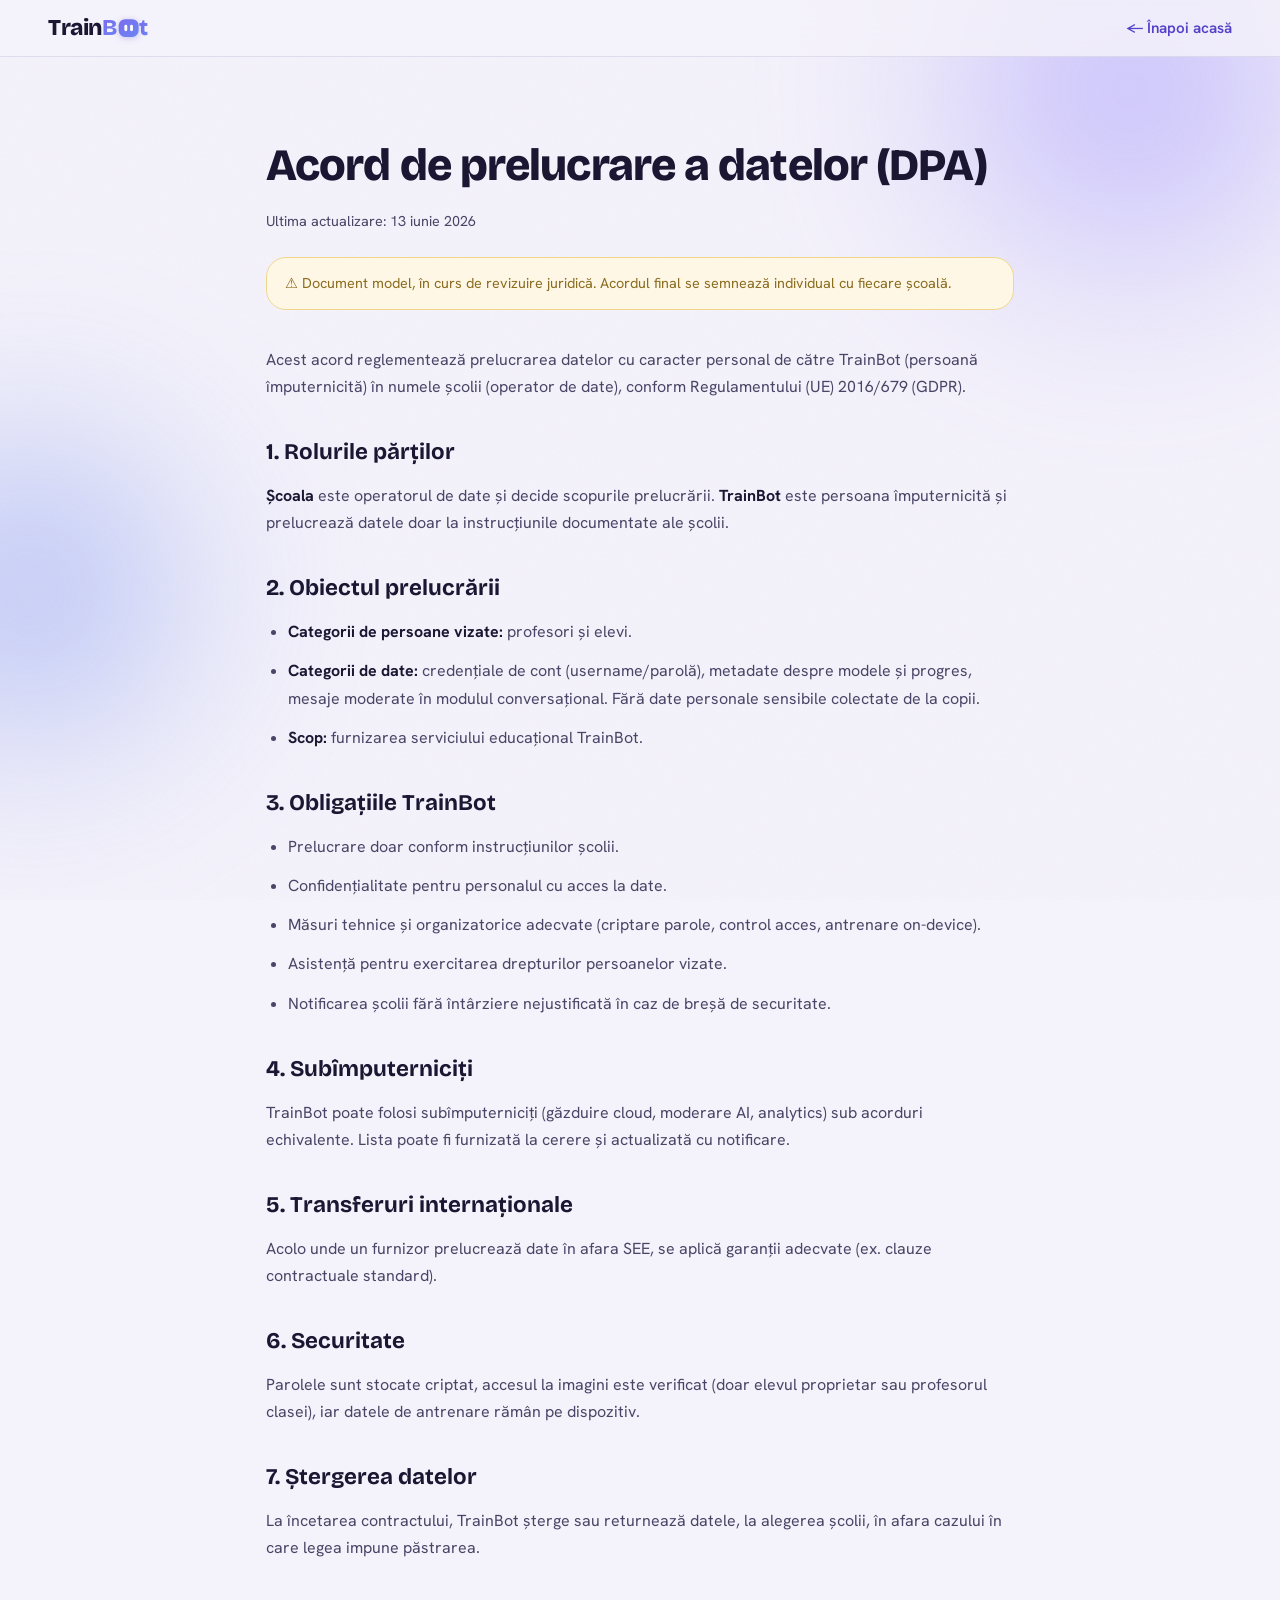
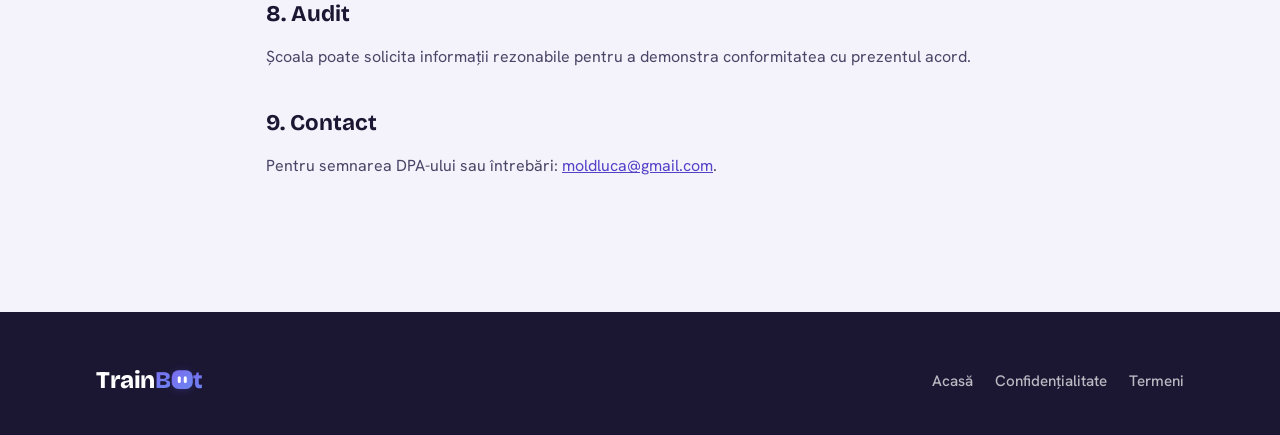
<file: dpa.html>
<!DOCTYPE html>
<html lang="ro">
<head>
  <meta charset="UTF-8" />
  <meta name="viewport" content="width=device-width, initial-scale=1.0" />
  <title>Acord de prelucrare a datelor (DPA) — TrainBot</title>
  <meta name="description" content="Acordul de prelucrare a datelor (DPA) între TrainBot și școli." />
  <meta name="robots" content="noindex" />
  <link rel="icon" href="data:image/svg+xml,<svg xmlns='http://www.w3.org/2000/svg' viewBox='0 0 100 100'><defs><linearGradient id='g' x1='0' y1='0' x2='1' y2='1'><stop offset='0' stop-color='%237B6CF0'/><stop offset='1' stop-color='%236B86F0'/></linearGradient></defs><rect width='100' height='100' rx='26' fill='url(%23g)'/><rect x='34' y='38' width='10' height='24' rx='5' fill='white'/><rect x='56' y='38' width='10' height='24' rx='5' fill='white'/></svg>" />
  <link rel="preconnect" href="https://fonts.googleapis.com" />
  <link rel="preconnect" href="https://fonts.gstatic.com" crossorigin />
  <link href="https://fonts.googleapis.com/css2?family=Bricolage+Grotesque:opsz,wght@12..96,400..800&family=Hanken+Grotesk:wght@400;500;600;700&display=swap" rel="stylesheet" />
  <link rel="stylesheet" href="styles.css" />
</head>
<body>
  <div class="bg-atmosphere" aria-hidden="true"><span class="blob blob-1"></span><span class="blob blob-2"></span></div>

  <header class="legal-topbar">
    <a href="index.html" class="logo" aria-label="TrainBot">
      <span class="logo-train">Train</span><span class="logo-bot">B</span><span class="logo-eye" aria-hidden="true">
        <svg viewBox="0 0 30 30"><defs><linearGradient id="lg" x1="0" y1="0" x2="1" y2="1"><stop offset="0" stop-color="#7B6CF0"/><stop offset="1" stop-color="#6B86F0"/></linearGradient></defs><rect x="1" y="3" width="28" height="25" rx="9" fill="url(#lg)"/><rect x="9" y="11" width="4" height="9" rx="2" fill="#fff"/><rect x="17" y="11" width="4" height="9" rx="2" fill="#fff"/></svg>
      </span><span class="logo-bot">t</span>
    </a>
    <a href="index.html" class="legal-back">← Înapoi acasă</a>
  </header>

  <main class="legal-main">
    <h1>Acord de prelucrare a datelor (DPA)</h1>
    <p class="legal-updated">Ultima actualizare: 13 iunie 2026</p>
    <div class="legal-note">⚠️ Document model, în curs de revizuire juridică. Acordul final se semnează individual cu fiecare școală.</div>

    <div class="legal-content">
      <p>Acest acord reglementează prelucrarea datelor cu caracter personal de către TrainBot (persoană împuternicită) în numele școlii (operator de date), conform Regulamentului (UE) 2016/679 (GDPR).</p>

      <h2>1. Rolurile părților</h2>
      <p><strong>Școala</strong> este operatorul de date și decide scopurile prelucrării. <strong>TrainBot</strong> este persoana împuternicită și prelucrează datele doar la instrucțiunile documentate ale școlii.</p>

      <h2>2. Obiectul prelucrării</h2>
      <ul>
        <li><strong>Categorii de persoane vizate:</strong> profesori și elevi.</li>
        <li><strong>Categorii de date:</strong> credențiale de cont (username/parolă), metadate despre modele și progres, mesaje moderate în modulul conversațional. Fără date personale sensibile colectate de la copii.</li>
        <li><strong>Scop:</strong> furnizarea serviciului educațional TrainBot.</li>
      </ul>

      <h2>3. Obligațiile TrainBot</h2>
      <ul>
        <li>Prelucrare doar conform instrucțiunilor școlii.</li>
        <li>Confidențialitate pentru personalul cu acces la date.</li>
        <li>Măsuri tehnice și organizatorice adecvate (criptare parole, control acces, antrenare on-device).</li>
        <li>Asistență pentru exercitarea drepturilor persoanelor vizate.</li>
        <li>Notificarea școlii fără întârziere nejustificată în caz de breșă de securitate.</li>
      </ul>

      <h2>4. Subîmputerniciți</h2>
      <p>TrainBot poate folosi subîmputerniciți (găzduire cloud, moderare AI, analytics) sub acorduri echivalente. Lista poate fi furnizată la cerere și actualizată cu notificare.</p>

      <h2>5. Transferuri internaționale</h2>
      <p>Acolo unde un furnizor prelucrează date în afara SEE, se aplică garanții adecvate (ex. clauze contractuale standard).</p>

      <h2>6. Securitate</h2>
      <p>Parolele sunt stocate criptat, accesul la imagini este verificat (doar elevul proprietar sau profesorul clasei), iar datele de antrenare rămân pe dispozitiv.</p>

      <h2>7. Ștergerea datelor</h2>
      <p>La încetarea contractului, TrainBot șterge sau returnează datele, la alegerea școlii, în afara cazului în care legea impune păstrarea.</p>

      <h2>8. Audit</h2>
      <p>Școala poate solicita informații rezonabile pentru a demonstra conformitatea cu prezentul acord.</p>

      <h2>9. Contact</h2>
      <p>Pentru semnarea DPA-ului sau întrebări: <a href="mailto:moldluca@gmail.com">moldluca@gmail.com</a>.</p>
    </div>
  </main>

  <footer class="footer">
    <div class="container footer-inner">
      <div class="footer-brand"><span class="logo logo-light"><span class="logo-train">Train</span><span class="logo-bot">B</span><span class="logo-eye"><svg viewBox="0 0 30 30"><rect x="1" y="3" width="28" height="25" rx="9" fill="url(#lg)"/><rect x="9" y="11" width="4" height="9" rx="2" fill="#fff"/><rect x="17" y="11" width="4" height="9" rx="2" fill="#fff"/></svg></span><span class="logo-bot">t</span></span></div>
      <div class="footer-links"><a href="index.html">Acasă</a><a href="privacy.html">Confidențialitate</a><a href="terms.html">Termeni</a></div>
    </div>
  </footer>
</body>
</html>
</file>
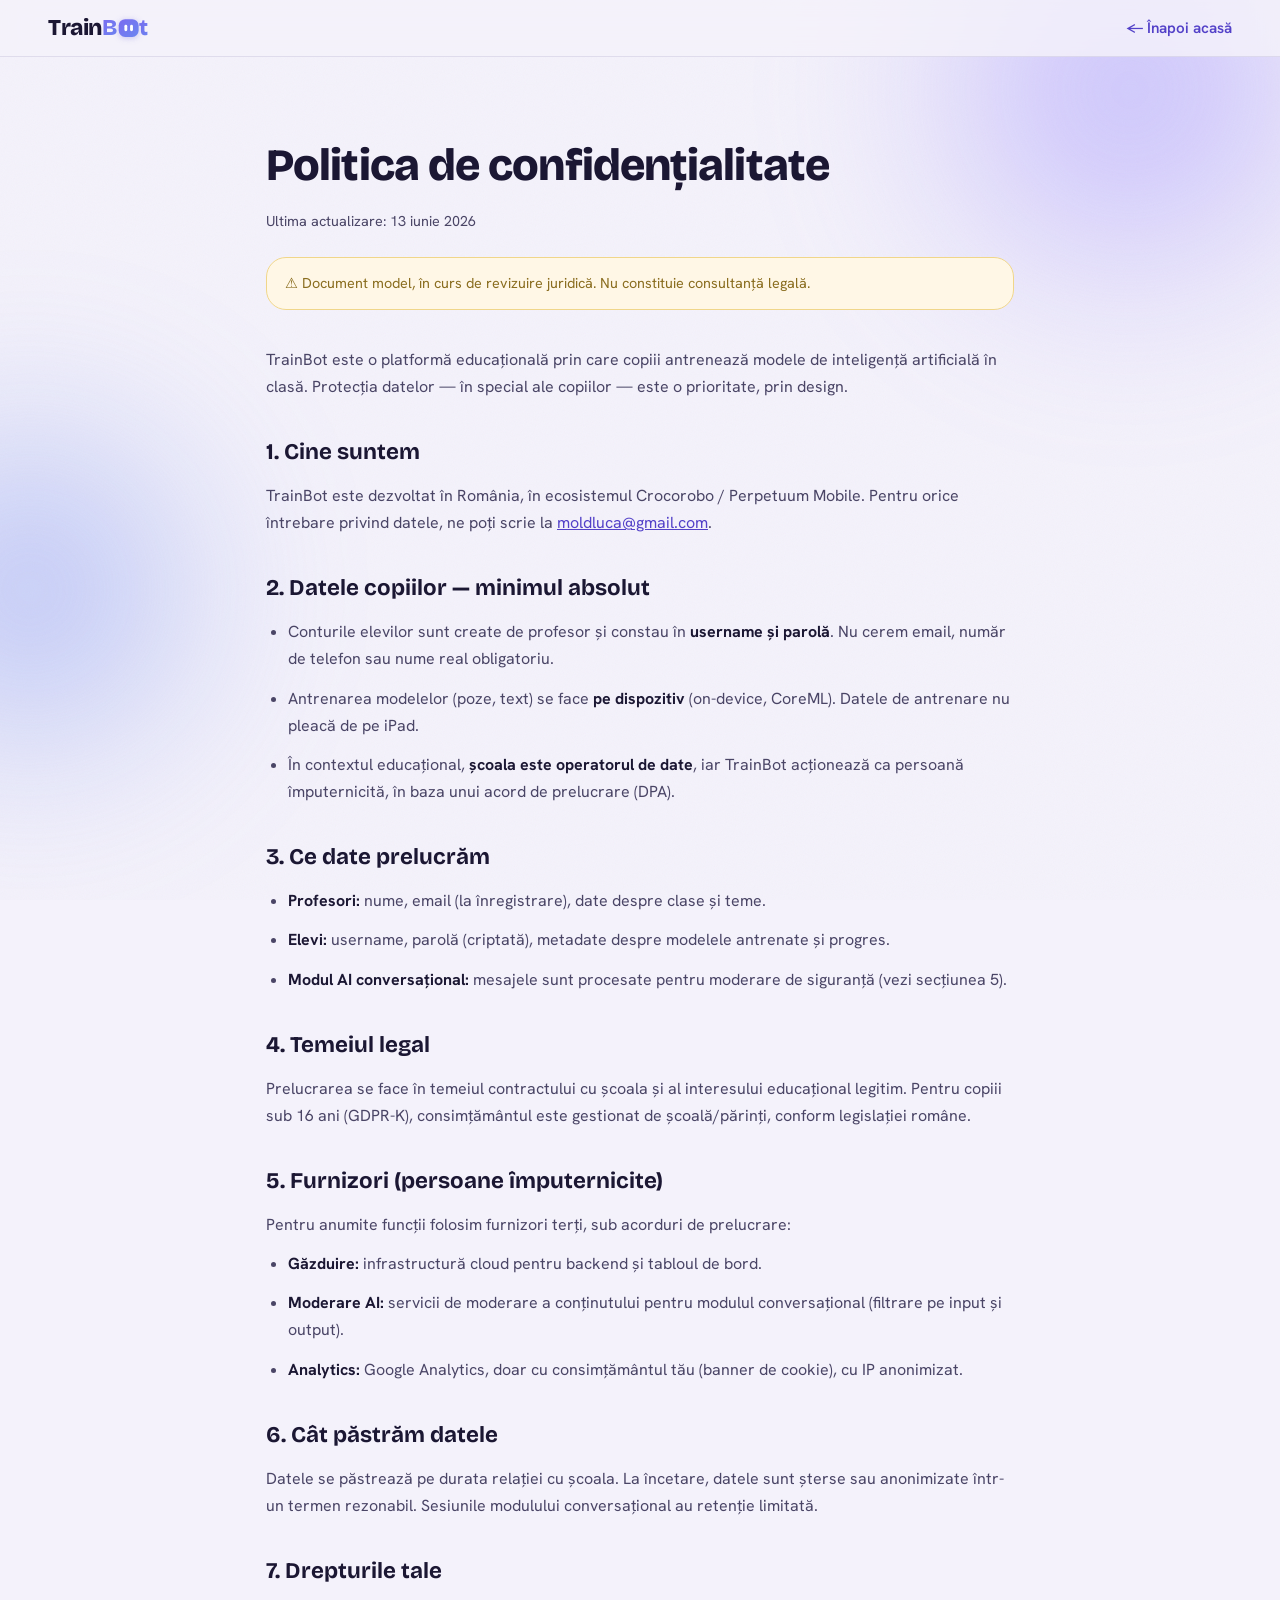
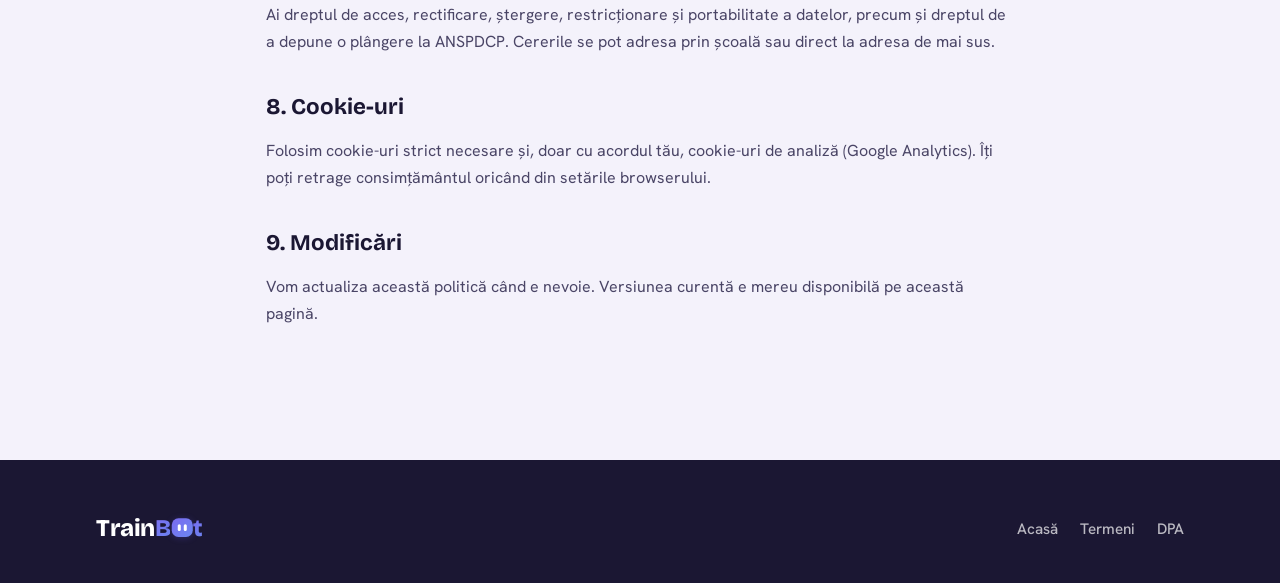
<file: privacy.html>
<!DOCTYPE html>
<html lang="ro">
<head>
  <meta charset="UTF-8" />
  <meta name="viewport" content="width=device-width, initial-scale=1.0" />
  <title>Politica de confidențialitate — TrainBot</title>
  <meta name="description" content="Politica de confidențialitate TrainBot — cum protejăm datele copiilor și ale profesorilor." />
  <meta name="robots" content="noindex" />
  <link rel="icon" href="data:image/svg+xml,<svg xmlns='http://www.w3.org/2000/svg' viewBox='0 0 100 100'><defs><linearGradient id='g' x1='0' y1='0' x2='1' y2='1'><stop offset='0' stop-color='%237B6CF0'/><stop offset='1' stop-color='%236B86F0'/></linearGradient></defs><rect width='100' height='100' rx='26' fill='url(%23g)'/><rect x='34' y='38' width='10' height='24' rx='5' fill='white'/><rect x='56' y='38' width='10' height='24' rx='5' fill='white'/></svg>" />
  <link rel="preconnect" href="https://fonts.googleapis.com" />
  <link rel="preconnect" href="https://fonts.gstatic.com" crossorigin />
  <link href="https://fonts.googleapis.com/css2?family=Bricolage+Grotesque:opsz,wght@12..96,400..800&family=Hanken+Grotesk:wght@400;500;600;700&display=swap" rel="stylesheet" />
  <link rel="stylesheet" href="styles.css" />
</head>
<body>
  <div class="bg-atmosphere" aria-hidden="true"><span class="blob blob-1"></span><span class="blob blob-2"></span></div>

  <header class="legal-topbar">
    <a href="index.html" class="logo" aria-label="TrainBot">
      <span class="logo-train">Train</span><span class="logo-bot">B</span><span class="logo-eye" aria-hidden="true">
        <svg viewBox="0 0 30 30"><defs><linearGradient id="lg" x1="0" y1="0" x2="1" y2="1"><stop offset="0" stop-color="#7B6CF0"/><stop offset="1" stop-color="#6B86F0"/></linearGradient></defs><rect x="1" y="3" width="28" height="25" rx="9" fill="url(#lg)"/><rect x="9" y="11" width="4" height="9" rx="2" fill="#fff"/><rect x="17" y="11" width="4" height="9" rx="2" fill="#fff"/></svg>
      </span><span class="logo-bot">t</span>
    </a>
    <a href="index.html" class="legal-back">← Înapoi acasă</a>
  </header>

  <main class="legal-main">
    <h1>Politica de confidențialitate</h1>
    <p class="legal-updated">Ultima actualizare: 13 iunie 2026</p>
    <div class="legal-note">⚠️ Document model, în curs de revizuire juridică. Nu constituie consultanță legală.</div>

    <div class="legal-content">
      <p>TrainBot este o platformă educațională prin care copiii antrenează modele de inteligență artificială în clasă. Protecția datelor — în special ale copiilor — este o prioritate, prin design.</p>

      <h2>1. Cine suntem</h2>
      <p>TrainBot este dezvoltat în România, în ecosistemul Crocorobo / Perpetuum Mobile. Pentru orice întrebare privind datele, ne poți scrie la <a href="mailto:moldluca@gmail.com">moldluca@gmail.com</a>.</p>

      <h2>2. Datele copiilor — minimul absolut</h2>
      <ul>
        <li>Conturile elevilor sunt create de profesor și constau în <strong>username și parolă</strong>. Nu cerem email, număr de telefon sau nume real obligatoriu.</li>
        <li>Antrenarea modelelor (poze, text) se face <strong>pe dispozitiv</strong> (on-device, CoreML). Datele de antrenare nu pleacă de pe iPad.</li>
        <li>În contextul educațional, <strong>școala este operatorul de date</strong>, iar TrainBot acționează ca persoană împuternicită, în baza unui acord de prelucrare (DPA).</li>
      </ul>

      <h2>3. Ce date prelucrăm</h2>
      <ul>
        <li><strong>Profesori:</strong> nume, email (la înregistrare), date despre clase și teme.</li>
        <li><strong>Elevi:</strong> username, parolă (criptată), metadate despre modelele antrenate și progres.</li>
        <li><strong>Modul AI conversațional:</strong> mesajele sunt procesate pentru moderare de siguranță (vezi secțiunea 5).</li>
      </ul>

      <h2>4. Temeiul legal</h2>
      <p>Prelucrarea se face în temeiul contractului cu școala și al interesului educațional legitim. Pentru copiii sub 16 ani (GDPR-K), consimțământul este gestionat de școală/părinți, conform legislației române.</p>

      <h2>5. Furnizori (persoane împuternicite)</h2>
      <p>Pentru anumite funcții folosim furnizori terți, sub acorduri de prelucrare:</p>
      <ul>
        <li><strong>Găzduire:</strong> infrastructură cloud pentru backend și tabloul de bord.</li>
        <li><strong>Moderare AI:</strong> servicii de moderare a conținutului pentru modulul conversațional (filtrare pe input și output).</li>
        <li><strong>Analytics:</strong> Google Analytics, doar cu consimțământul tău (banner de cookie), cu IP anonimizat.</li>
      </ul>

      <h2>6. Cât păstrăm datele</h2>
      <p>Datele se păstrează pe durata relației cu școala. La încetare, datele sunt șterse sau anonimizate într-un termen rezonabil. Sesiunile modulului conversațional au retenție limitată.</p>

      <h2>7. Drepturile tale</h2>
      <p>Ai dreptul de acces, rectificare, ștergere, restricționare și portabilitate a datelor, precum și dreptul de a depune o plângere la ANSPDCP. Cererile se pot adresa prin școală sau direct la adresa de mai sus.</p>

      <h2>8. Cookie-uri</h2>
      <p>Folosim cookie-uri strict necesare și, doar cu acordul tău, cookie-uri de analiză (Google Analytics). Îți poți retrage consimțământul oricând din setările browserului.</p>

      <h2>9. Modificări</h2>
      <p>Vom actualiza această politică când e nevoie. Versiunea curentă e mereu disponibilă pe această pagină.</p>
    </div>
  </main>

  <footer class="footer">
    <div class="container footer-inner">
      <div class="footer-brand"><span class="logo logo-light"><span class="logo-train">Train</span><span class="logo-bot">B</span><span class="logo-eye"><svg viewBox="0 0 30 30"><rect x="1" y="3" width="28" height="25" rx="9" fill="url(#lg)"/><rect x="9" y="11" width="4" height="9" rx="2" fill="#fff"/><rect x="17" y="11" width="4" height="9" rx="2" fill="#fff"/></svg></span><span class="logo-bot">t</span></span></div>
      <div class="footer-links"><a href="index.html">Acasă</a><a href="terms.html">Termeni</a><a href="dpa.html">DPA</a></div>
    </div>
  </footer>
</body>
</html>
</file>
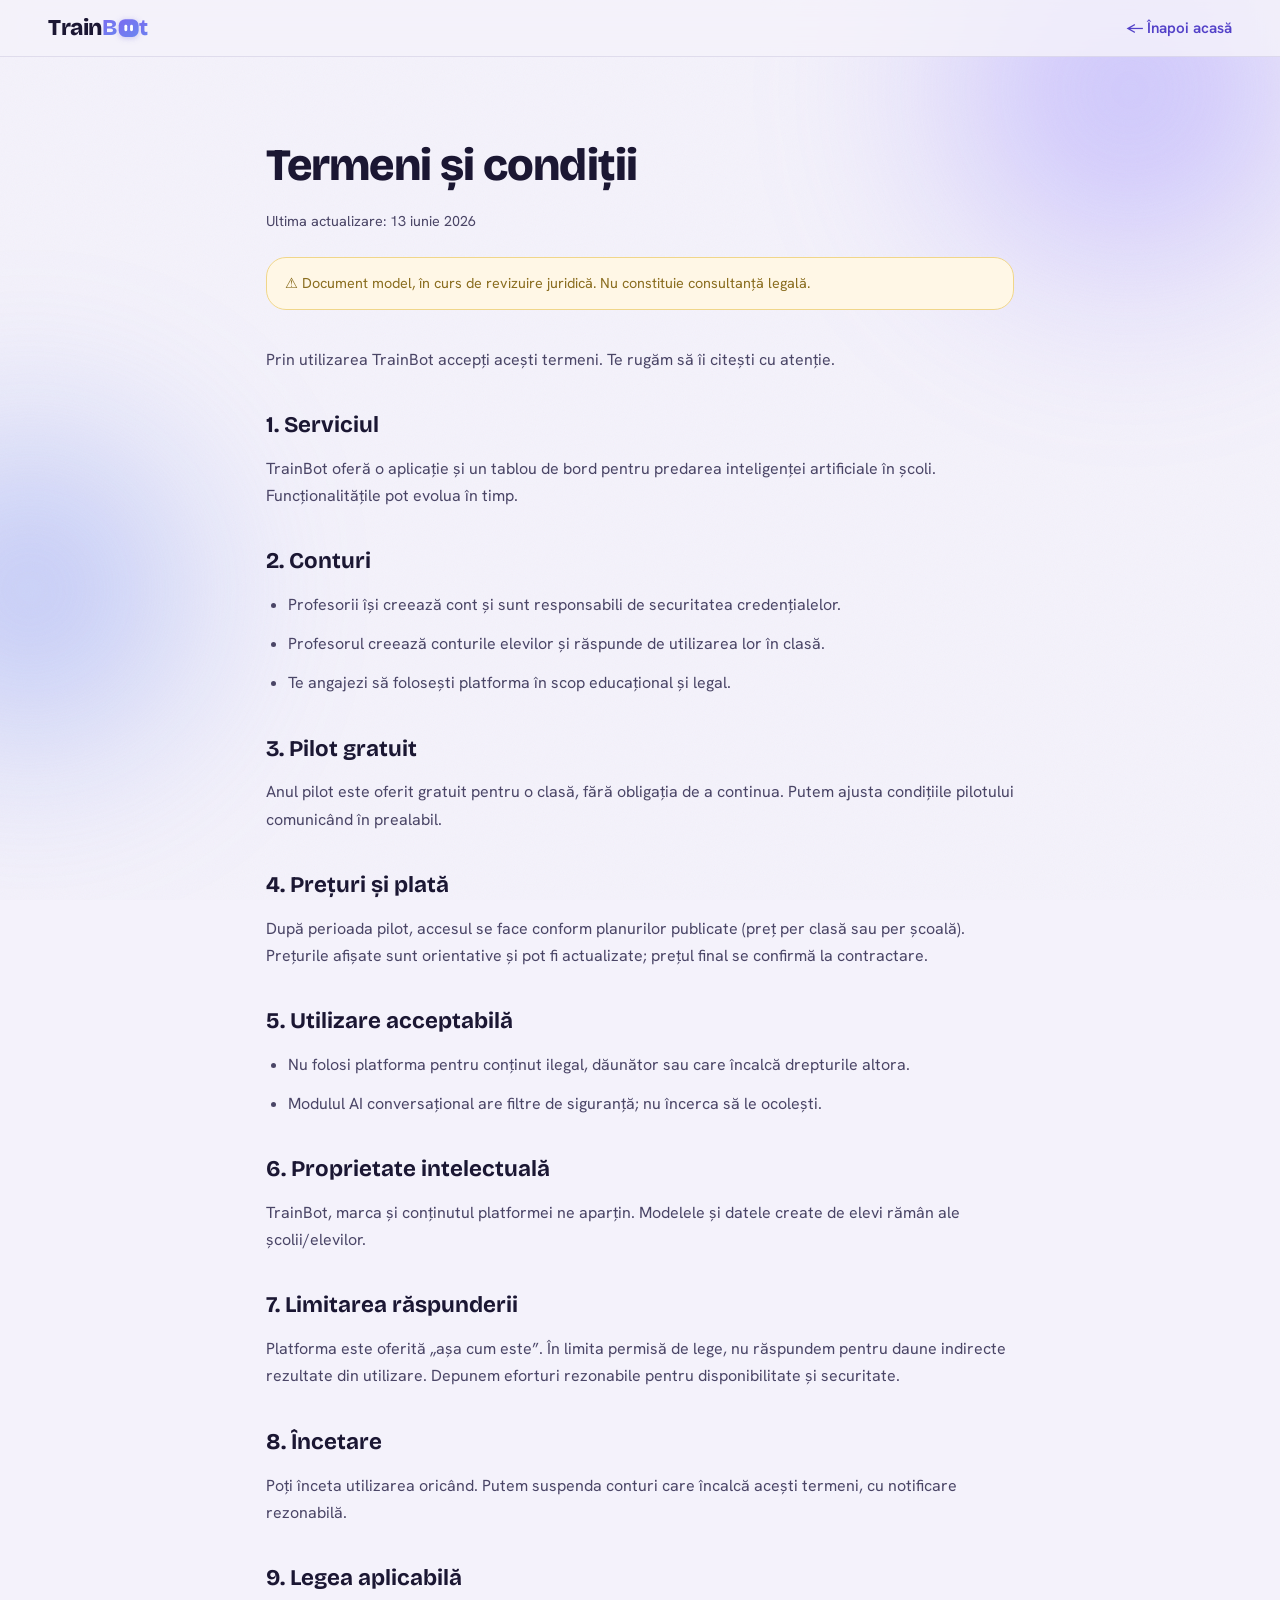
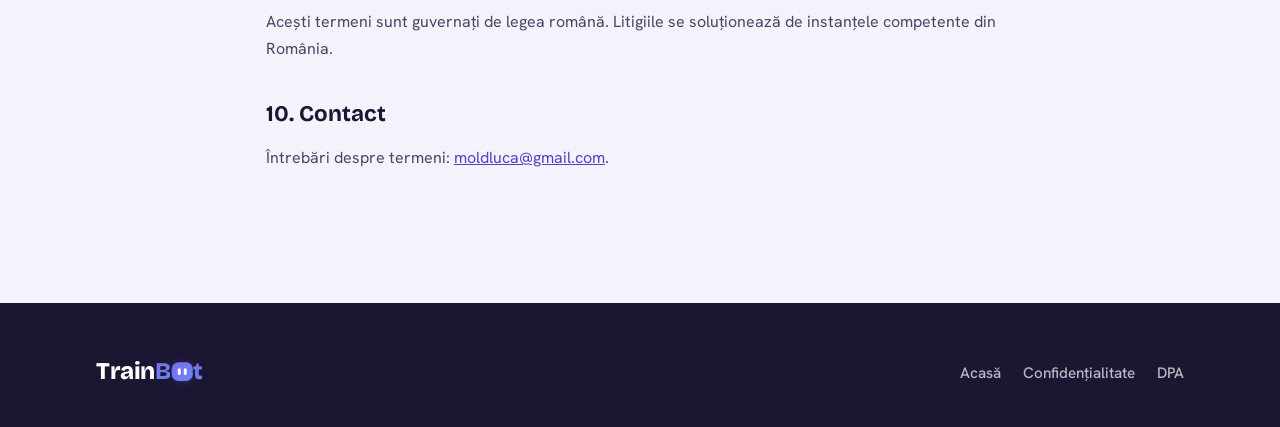
<file: terms.html>
<!DOCTYPE html>
<html lang="ro">
<head>
  <meta charset="UTF-8" />
  <meta name="viewport" content="width=device-width, initial-scale=1.0" />
  <title>Termeni și condiții — TrainBot</title>
  <meta name="description" content="Termenii și condițiile de utilizare TrainBot." />
  <meta name="robots" content="noindex" />
  <link rel="icon" href="data:image/svg+xml,<svg xmlns='http://www.w3.org/2000/svg' viewBox='0 0 100 100'><defs><linearGradient id='g' x1='0' y1='0' x2='1' y2='1'><stop offset='0' stop-color='%237B6CF0'/><stop offset='1' stop-color='%236B86F0'/></linearGradient></defs><rect width='100' height='100' rx='26' fill='url(%23g)'/><rect x='34' y='38' width='10' height='24' rx='5' fill='white'/><rect x='56' y='38' width='10' height='24' rx='5' fill='white'/></svg>" />
  <link rel="preconnect" href="https://fonts.googleapis.com" />
  <link rel="preconnect" href="https://fonts.gstatic.com" crossorigin />
  <link href="https://fonts.googleapis.com/css2?family=Bricolage+Grotesque:opsz,wght@12..96,400..800&family=Hanken+Grotesk:wght@400;500;600;700&display=swap" rel="stylesheet" />
  <link rel="stylesheet" href="styles.css" />
</head>
<body>
  <div class="bg-atmosphere" aria-hidden="true"><span class="blob blob-1"></span><span class="blob blob-2"></span></div>

  <header class="legal-topbar">
    <a href="index.html" class="logo" aria-label="TrainBot">
      <span class="logo-train">Train</span><span class="logo-bot">B</span><span class="logo-eye" aria-hidden="true">
        <svg viewBox="0 0 30 30"><defs><linearGradient id="lg" x1="0" y1="0" x2="1" y2="1"><stop offset="0" stop-color="#7B6CF0"/><stop offset="1" stop-color="#6B86F0"/></linearGradient></defs><rect x="1" y="3" width="28" height="25" rx="9" fill="url(#lg)"/><rect x="9" y="11" width="4" height="9" rx="2" fill="#fff"/><rect x="17" y="11" width="4" height="9" rx="2" fill="#fff"/></svg>
      </span><span class="logo-bot">t</span>
    </a>
    <a href="index.html" class="legal-back">← Înapoi acasă</a>
  </header>

  <main class="legal-main">
    <h1>Termeni și condiții</h1>
    <p class="legal-updated">Ultima actualizare: 13 iunie 2026</p>
    <div class="legal-note">⚠️ Document model, în curs de revizuire juridică. Nu constituie consultanță legală.</div>

    <div class="legal-content">
      <p>Prin utilizarea TrainBot accepți acești termeni. Te rugăm să îi citești cu atenție.</p>

      <h2>1. Serviciul</h2>
      <p>TrainBot oferă o aplicație și un tablou de bord pentru predarea inteligenței artificiale în școli. Funcționalitățile pot evolua în timp.</p>

      <h2>2. Conturi</h2>
      <ul>
        <li>Profesorii își creează cont și sunt responsabili de securitatea credențialelor.</li>
        <li>Profesorul creează conturile elevilor și răspunde de utilizarea lor în clasă.</li>
        <li>Te angajezi să folosești platforma în scop educațional și legal.</li>
      </ul>

      <h2>3. Pilot gratuit</h2>
      <p>Anul pilot este oferit gratuit pentru o clasă, fără obligația de a continua. Putem ajusta condițiile pilotului comunicând în prealabil.</p>

      <h2>4. Prețuri și plată</h2>
      <p>După perioada pilot, accesul se face conform planurilor publicate (preț per clasă sau per școală). Prețurile afișate sunt orientative și pot fi actualizate; prețul final se confirmă la contractare.</p>

      <h2>5. Utilizare acceptabilă</h2>
      <ul>
        <li>Nu folosi platforma pentru conținut ilegal, dăunător sau care încalcă drepturile altora.</li>
        <li>Modulul AI conversațional are filtre de siguranță; nu încerca să le ocolești.</li>
      </ul>

      <h2>6. Proprietate intelectuală</h2>
      <p>TrainBot, marca și conținutul platformei ne aparțin. Modelele și datele create de elevi rămân ale școlii/elevilor.</p>

      <h2>7. Limitarea răspunderii</h2>
      <p>Platforma este oferită „așa cum este”. În limita permisă de lege, nu răspundem pentru daune indirecte rezultate din utilizare. Depunem eforturi rezonabile pentru disponibilitate și securitate.</p>

      <h2>8. Încetare</h2>
      <p>Poți înceta utilizarea oricând. Putem suspenda conturi care încalcă acești termeni, cu notificare rezonabilă.</p>

      <h2>9. Legea aplicabilă</h2>
      <p>Acești termeni sunt guvernați de legea română. Litigiile se soluționează de instanțele competente din România.</p>

      <h2>10. Contact</h2>
      <p>Întrebări despre termeni: <a href="mailto:moldluca@gmail.com">moldluca@gmail.com</a>.</p>
    </div>
  </main>

  <footer class="footer">
    <div class="container footer-inner">
      <div class="footer-brand"><span class="logo logo-light"><span class="logo-train">Train</span><span class="logo-bot">B</span><span class="logo-eye"><svg viewBox="0 0 30 30"><rect x="1" y="3" width="28" height="25" rx="9" fill="url(#lg)"/><rect x="9" y="11" width="4" height="9" rx="2" fill="#fff"/><rect x="17" y="11" width="4" height="9" rx="2" fill="#fff"/></svg></span><span class="logo-bot">t</span></span></div>
      <div class="footer-links"><a href="index.html">Acasă</a><a href="privacy.html">Confidențialitate</a><a href="dpa.html">DPA</a></div>
    </div>
  </footer>
</body>
</html>
</file>
<file: styles.css>
/* ===================================================================
   TrainBot — site de prezentare
   Brand: purple futuristic friendly AI. Distinct, nu "purple pe alb".
   =================================================================== */

:root {
  --purple: #7B6CF0;
  --purple-blue: #6B86F0;
  --purple-deep: #5341c8;
  --purple-ink: #2a2070;
  --ink: #1b1733;
  --ink-soft: #4a4566;
  --cream: #f4f2fb;      /* warm off-white, nu alb pur */
  --lavender: #e9e6fa;
  --white: #ffffff;
  --line: rgba(43, 32, 112, 0.10);

  --grad: linear-gradient(135deg, var(--purple) 0%, var(--purple-blue) 100%);
  --grad-deep: linear-gradient(135deg, var(--purple-deep) 0%, var(--purple) 60%, var(--purple-blue) 100%);

  --shadow-sm: 0 2px 8px rgba(43, 32, 112, 0.06);
  --shadow-md: 0 12px 34px rgba(91, 79, 212, 0.14);
  --shadow-lg: 0 30px 70px rgba(91, 79, 212, 0.22);
  --shadow-glow: 0 0 50px rgba(123, 108, 240, 0.45);

  --r-sm: 12px;
  --r-md: 20px;
  --r-lg: 30px;
  --r-xl: 42px;

  --font-display: 'Bricolage Grotesque', system-ui, sans-serif;
  --font-body: 'Hanken Grotesk', system-ui, sans-serif;

  --maxw: 1140px;
}

* { margin: 0; padding: 0; box-sizing: border-box; }

html { scroll-behavior: smooth; scroll-padding-top: 90px; }

body {
  font-family: var(--font-body);
  color: var(--ink);
  background: var(--cream);
  line-height: 1.6;
  overflow-x: hidden;
  -webkit-font-smoothing: antialiased;
  position: relative;
}

/* subtle grain texture overlay */
body::before {
  content: "";
  position: fixed; inset: 0;
  pointer-events: none; z-index: 1;
  opacity: 0.035;
  background-image: url("data:image/svg+xml,%3Csvg xmlns='http://www.w3.org/2000/svg' width='200' height='200'%3E%3Cfilter id='n'%3E%3CfeTurbulence type='fractalNoise' baseFrequency='0.9' numOctaves='3'/%3E%3C/filter%3E%3Crect width='100%25' height='100%25' filter='url(%23n)'/%3E%3C/svg%3E");
}

img, svg { display: block; max-width: 100%; }
a { color: inherit; text-decoration: none; }
ul { list-style: none; }

/* ---------- atmospheric blobs ---------- */
.bg-atmosphere { position: fixed; inset: 0; z-index: 0; pointer-events: none; overflow: hidden; }
.blob {
  position: absolute; border-radius: 50%;
  filter: blur(80px); opacity: 0.5;
}
.blob-1 { width: 540px; height: 540px; background: radial-gradient(circle, #8e7cff, transparent 70%); top: -180px; right: -120px; animation: float1 22s ease-in-out infinite; }
.blob-2 { width: 460px; height: 460px; background: radial-gradient(circle, #6b86f0, transparent 70%); top: 40%; left: -200px; animation: float2 26s ease-in-out infinite; }
.blob-3 { width: 400px; height: 400px; background: radial-gradient(circle, #b9a8ff, transparent 70%); bottom: -160px; right: 10%; animation: float1 30s ease-in-out infinite reverse; }
@keyframes float1 { 0%,100% { transform: translate(0,0); } 50% { transform: translate(40px, 50px); } }
@keyframes float2 { 0%,100% { transform: translate(0,0); } 50% { transform: translate(60px, -40px); } }

.container { width: 100%; max-width: var(--maxw); margin: 0 auto; padding: 0 26px; position: relative; z-index: 2; }
.container.narrow { max-width: 820px; }

/* ===================== NAV ===================== */
.nav {
  position: fixed; top: 0; left: 0; right: 0; z-index: 50;
  display: flex; align-items: center; gap: 24px;
  padding: 16px clamp(20px, 4vw, 48px);
  backdrop-filter: blur(14px);
  background: rgba(244, 242, 251, 0.72);
  border-bottom: 1px solid transparent;
  transition: border-color .3s, background .3s, box-shadow .3s;
}
.nav.scrolled { border-color: var(--line); box-shadow: var(--shadow-sm); }

.brand { display: flex; align-items: center; font-weight: 700; }
.brand-name { font-family: var(--font-display); font-weight: 800; font-size: 1.32rem; letter-spacing: -.02em; }

/* ---- logo wordmark (concept C: ochi-robot ca „o") ---- */
.logo {
  display: inline-flex; align-items: center; font-family: var(--font-display);
  font-weight: 800; font-size: 1.42rem; letter-spacing: -.02em; line-height: 1; white-space: nowrap;
}
.logo-train { color: var(--ink); }
.logo-bot {
  background: var(--grad); -webkit-background-clip: text; background-clip: text; -webkit-text-fill-color: transparent;
}
.logo-eye { display: inline-flex; align-items: center; }
.logo-eye svg { width: .94em; height: .94em; margin: 0 .015em; filter: drop-shadow(0 1px 3px rgba(91,79,212,.3)); }
.logo-light .logo-train { color: #fff; }

.nav-links { display: flex; gap: 28px; margin-left: auto; font-weight: 500; font-size: .98rem; }
.nav-links a { color: var(--ink-soft); transition: color .2s; }
.nav-links a:hover { color: var(--purple-deep); }

.nav-actions { display: flex; align-items: center; gap: 14px; }

.lang-switch { display: inline-flex; background: var(--lavender); border-radius: 999px; padding: 3px; }
.lang-switch button {
  border: none; background: transparent; cursor: pointer;
  font: 600 .82rem var(--font-body); color: var(--ink-soft);
  padding: 5px 12px; border-radius: 999px; transition: all .2s;
}
.lang-switch button.is-active { background: var(--white); color: var(--purple-deep); box-shadow: var(--shadow-sm); }

/* ===================== BUTTONS ===================== */
.btn {
  display: inline-flex; align-items: center; justify-content: center; gap: 8px;
  font-family: var(--font-body); font-weight: 600; font-size: 1rem;
  padding: 14px 26px; border-radius: 999px; cursor: pointer; border: none;
  transition: transform .25s cubic-bezier(.2,.9,.3,1.2), box-shadow .25s, background .25s;
  white-space: nowrap;
}
.btn-sm { padding: 9px 18px; font-size: .92rem; }
.btn-block { width: 100%; padding: 16px; font-size: 1.05rem; }
.btn-primary { background: var(--grad); color: #fff; box-shadow: var(--shadow-md); }
.btn-primary:hover { transform: translateY(-2px) scale(1.015); box-shadow: var(--shadow-lg); }
.btn-ghost { background: transparent; color: var(--purple-deep); border: 1.5px solid var(--line); }
.btn-ghost:hover { background: var(--white); border-color: var(--purple); transform: translateY(-2px); }

/* ===================== HERO ===================== */
.hero { padding: 150px 26px 90px; position: relative; z-index: 2; }
.hero-inner {
  max-width: var(--maxw); margin: 0 auto;
  display: grid; grid-template-columns: 1.1fr .9fr; gap: 48px; align-items: center;
}
.hero-inner > * { min-width: 0; }
.hero-copy { min-width: 0; max-width: 100%; }
.hero-title { overflow-wrap: break-word; }
.eyebrow {
  display: inline-block; font-weight: 600; font-size: .82rem; letter-spacing: .08em;
  text-transform: uppercase; color: var(--purple-deep);
  background: var(--lavender); padding: 7px 15px; border-radius: 999px; margin-bottom: 22px;
}
.hero-title {
  font-family: var(--font-display); font-weight: 800;
  font-size: clamp(2.05rem, 7vw, 4.1rem); line-height: 1.05; letter-spacing: -.03em;
  margin-bottom: 22px;
  background: linear-gradient(120deg, var(--ink) 30%, var(--purple-deep) 100%);
  -webkit-background-clip: text; background-clip: text; -webkit-text-fill-color: transparent;
}
.hero-sub { font-size: 1.18rem; color: var(--ink-soft); max-width: 540px; margin-bottom: 32px; }
.hero-cta { display: flex; gap: 14px; flex-wrap: wrap; margin-bottom: 30px; }
.hero-trust { display: flex; align-items: center; gap: 12px; flex-wrap: wrap; font-size: .9rem; color: var(--ink-soft); font-weight: 500; }
.hero-trust .dot { color: var(--purple); }

.hero-mascot { display: flex; flex-direction: column; align-items: center; gap: 18px; }
.mascot-caption {
  font-family: var(--font-display); font-weight: 600; font-size: 1rem; color: var(--purple-deep);
  background: var(--white); padding: 12px 20px; border-radius: 18px 18px 18px 4px;
  box-shadow: var(--shadow-md); max-width: 280px; text-align: center; position: relative;
}

/* ===================== MASCOT (din MascotView.swift) ===================== */
.mascot { position: relative; display: grid; place-items: center; }
.mascot-xl { --m: 200px; }
.mascot-md { --m: 96px; }
.mascot-sm { --m: 66px; }
.mascot-head {
  width: var(--m); height: calc(var(--m) * 0.95);
  border-radius: calc(var(--m) * 0.28);
  background: var(--grad);
  box-shadow: var(--shadow-glow), inset 0 -8px 24px rgba(42,32,112,.25), inset 0 6px 18px rgba(255,255,255,.25);
  display: grid; place-items: center;
  position: relative; z-index: 2;
  animation: bob 4.5s ease-in-out infinite;
}
.mascot-glow {
  position: absolute; width: calc(var(--m) * 1.1); height: calc(var(--m) * 1.1);
  border-radius: 50%; background: radial-gradient(circle, rgba(123,108,240,.4), transparent 65%);
  filter: blur(20px); z-index: 1; animation: pulseGlow 4s ease-in-out infinite;
}
@keyframes bob { 0%,100% { transform: translateY(0); } 50% { transform: translateY(-10px); } }
@keyframes pulseGlow { 0%,100% { opacity: .5; transform: scale(1); } 50% { opacity: .8; transform: scale(1.08); } }

.mascot-eyes { display: flex; gap: calc(var(--m) * 0.16); transform: translateY(calc(var(--m) * -0.04)); }
.eye {
  width: calc(var(--m) * 0.13); height: calc(var(--m) * 0.18);
  background: #fff; border-radius: 999px;
  box-shadow: 0 0 10px rgba(255,255,255,.6);
  transition: height .18s ease, transform .25s ease, border-radius .2s;
}
/* state: idle — blink */
.mascot[data-state="idle"] .eye { animation: blink 5s infinite; }
@keyframes blink { 0%,92%,100% { height: calc(var(--m) * 0.18); } 95% { height: calc(var(--m) * 0.02); } }
/* state: thinking — small round eyes */
.mascot[data-state="thinking"] .eye { height: calc(var(--m) * 0.09); width: calc(var(--m) * 0.09); border-radius: 50%; }
/* state: learning — pulsing round eyes */
.mascot[data-state="learning"] .eye { height: calc(var(--m) * 0.18); width: calc(var(--m) * 0.18); border-radius: 50%; animation: learnPulse 1s ease-in-out infinite; }
@keyframes learnPulse { 0%,100% { transform: scale(1); opacity: 1; } 50% { transform: scale(1.25); opacity: .75; } }
/* state: happy — arc/smile eyes */
.mascot[data-state="happy"] .eye {
  height: calc(var(--m) * 0.10); border-radius: 0 0 999px 999px;
  background: transparent; border-bottom: calc(var(--m)*0.045) solid #fff; box-shadow: none;
}
/* state: confused — tilted */
.mascot[data-state="confused"] .eye-l { transform: rotate(-15deg); }
.mascot[data-state="confused"] .eye-r { transform: rotate(15deg); }

/* ===================== SECTIONS base ===================== */
.section { padding: clamp(70px, 9vw, 120px) 0; position: relative; z-index: 2; }
.section-head { margin-bottom: 56px; }
.section-head.center { text-align: center; max-width: 680px; margin-left: auto; margin-right: auto; }
.section-tag {
  display: inline-block; font-weight: 700; font-size: .78rem; letter-spacing: .1em;
  text-transform: uppercase; color: var(--purple); margin-bottom: 16px;
}
.section-tag.light { color: #c9beff; }
.section-title {
  font-family: var(--font-display); font-weight: 800;
  font-size: clamp(1.9rem, 3.6vw, 2.9rem); line-height: 1.1; letter-spacing: -.025em;
  margin-bottom: 18px;
}
.section-lead { font-size: 1.14rem; color: var(--ink-soft); }
.section-head.center .section-lead { margin-left: auto; margin-right: auto; }

/* ---------- PROBLEM ---------- */
.problem .section-lead { margin-bottom: 48px; }
.problem-grid { display: grid; grid-template-columns: repeat(3, 1fr); gap: 22px; }
.problem-card {
  background: var(--white); border-radius: var(--r-lg); padding: 32px 26px;
  box-shadow: var(--shadow-sm); border: 1px solid var(--line); transition: transform .3s, box-shadow .3s;
}
.problem-card:hover { transform: translateY(-6px); box-shadow: var(--shadow-md); }
.problem-icon { font-size: 2rem; display: block; margin-bottom: 14px; }
.problem-card h3 { font-family: var(--font-display); font-weight: 700; font-size: 1.22rem; margin-bottom: 8px; }
.problem-card p { color: var(--ink-soft); font-size: .98rem; }

/* ---------- HOW ---------- */
.steps { display: grid; grid-template-columns: repeat(3, 1fr); gap: 24px; position: relative; }
.step {
  background: linear-gradient(180deg, var(--white), #faf9ff);
  border-radius: var(--r-lg); padding: 36px 28px 32px;
  border: 1px solid var(--line); box-shadow: var(--shadow-sm);
  transition: transform .3s, box-shadow .3s, border-color .3s; position: relative; overflow: hidden;
}
.step::before { content: ""; position: absolute; inset: 0 0 auto 0; height: 4px; background: var(--grad); transform: scaleX(0); transform-origin: left; transition: transform .4s; }
.step.is-active, .step:hover { transform: translateY(-6px); box-shadow: var(--shadow-md); border-color: transparent; }
.step.is-active::before, .step:hover::before { transform: scaleX(1); }
.step-num { font-family: var(--font-display); font-weight: 800; font-size: 2.4rem; color: var(--purple); opacity: .25; line-height: 1; }
.step h3 { font-family: var(--font-display); font-weight: 700; font-size: 1.3rem; margin: 10px 0 10px; }
.step p { color: var(--ink-soft); }
.how-mascot { display: flex; justify-content: center; margin: -10px auto 44px; }
.how-mascot .mascot-head { animation-duration: 3.8s; }

/* ---------- SPLIT (teachers / kids) ---------- */
.container.split { display: grid; grid-template-columns: 1fr 1fr; gap: 60px; align-items: center; }
.container.split.reverse .split-visual { order: -1; }
.split-copy .section-lead { margin-bottom: 26px; }
.feature-list { display: flex; flex-direction: column; gap: 14px; margin-bottom: 30px; }
.feature-list li { padding-left: 30px; position: relative; color: var(--ink-soft); }
.feature-list li strong { color: var(--ink); }
.feature-list li::before {
  content: ""; position: absolute; left: 0; top: 8px; width: 16px; height: 16px;
  border-radius: 50%; background: var(--grad);
  box-shadow: 0 0 0 4px rgba(123,108,240,.14);
}

/* ---------- MOCKUPS ---------- */
.split-visual { display: flex; flex-direction: column; align-items: center; gap: 12px; }
.visual-note { font-size: .8rem; color: var(--ink-soft); opacity: .7; }

.mockup-browser {
  width: 100%; max-width: 480px; background: var(--white);
  border-radius: var(--r-md); box-shadow: var(--shadow-lg); overflow: hidden;
  border: 1px solid var(--line); transform: perspective(1200px) rotateY(-6deg) rotateX(2deg);
  transition: transform .5s;
}
.mockup-browser:hover { transform: perspective(1200px) rotateY(0) rotateX(0); }
.mock-bar { display: flex; align-items: center; gap: 6px; padding: 11px 14px; background: #f0eef9; border-bottom: 1px solid var(--line); }
.mock-bar span { width: 10px; height: 10px; border-radius: 50%; background: #d4cdf0; }
.mock-bar em { margin-left: 12px; font-size: .72rem; color: var(--ink-soft); font-style: normal; }
.mock-body { display: flex; min-height: 260px; }
.mock-side { width: 64px; background: var(--grad-deep); padding: 16px 0; display: flex; flex-direction: column; align-items: center; gap: 14px; }
.mock-logo { font-family: var(--font-display); font-weight: 800; color: #fff; font-size: .9rem; }
.mock-nav { width: 30px; height: 8px; border-radius: 4px; background: rgba(255,255,255,.3); }
.mock-nav.is-on { background: #fff; }
.mock-main { flex: 1; padding: 20px; }
.mock-stats { display: flex; gap: 12px; margin-bottom: 18px; }
.mock-stat { flex: 1; background: #f6f4ff; border-radius: 12px; padding: 12px; text-align: center; }
.mock-stat b { font-family: var(--font-display); font-size: 1.4rem; color: var(--purple-deep); display: block; }
.mock-stat i { font-size: .68rem; color: var(--ink-soft); font-style: normal; }
.mock-row { display: flex; align-items: center; gap: 10px; padding: 9px 0; border-bottom: 1px solid var(--line); }
.mock-avatar { width: 26px; height: 26px; border-radius: 50%; background: var(--grad); flex-shrink: 0; }
.mock-bar-line { height: 8px; border-radius: 4px; background: #e6e2f5; }
.mock-bar-line.w80 { width: 80%; } .mock-bar-line.w60 { width: 60%; } .mock-bar-line.w90 { width: 90%; } .mock-bar-line.w50 { width: 50%; }
.mock-pill { width: 18px; height: 18px; border-radius: 50%; background: #e0dbf2; margin-left: auto; flex-shrink: 0; }
.mock-pill.ok { background: #5fd0a0; }

.mockup-phone {
  width: 240px; background: #16122e; border-radius: 38px; padding: 12px;
  box-shadow: var(--shadow-lg); position: relative; border: 3px solid #2a2350;
}
.phone-notch { width: 90px; height: 22px; background: #16122e; border-radius: 0 0 14px 14px; position: absolute; top: 12px; left: 50%; transform: translateX(-50%); z-index: 3; }
.phone-screen { background: var(--cream); border-radius: 28px; padding: 38px 20px 24px; display: flex; flex-direction: column; align-items: center; gap: 14px; min-height: 420px; }
.phone-mascot { margin-top: 8px; }
.phone-title { font-family: var(--font-display); font-weight: 700; color: var(--purple-deep); font-size: 1.05rem; }
.phone-progress { width: 100%; height: 8px; background: var(--lavender); border-radius: 999px; overflow: hidden; }
.phone-progress span { display: block; height: 100%; width: 40%; background: var(--grad); border-radius: 999px; animation: loadbar 2.6s ease-in-out infinite; }
@keyframes loadbar { 0% { width: 12%; } 50% { width: 78%; } 100% { width: 12%; } }
.phone-chips { display: flex; gap: 10px; }
.chip { width: 42px; height: 42px; border-radius: 14px; background: var(--white); display: grid; place-items: center; font-size: 1.3rem; box-shadow: var(--shadow-sm); }
.phone-btn { margin-top: auto; width: 100%; text-align: center; padding: 13px; background: var(--grad); color: #fff; border-radius: 16px; font-weight: 600; }

/* ---------- SAFETY (dark) ---------- */
.safety { background: var(--grad-deep); color: #fff; border-radius: var(--r-xl); margin: 0 14px; overflow: hidden; }
.safety::after { content: ""; position: absolute; inset: 0; background: radial-gradient(circle at 80% 0%, rgba(255,255,255,.12), transparent 50%); pointer-events: none; }
.safety .section-title { color: #fff; -webkit-text-fill-color: #fff; }
.safety .section-lead { color: rgba(255,255,255,.82); }
.safety-grid { display: grid; grid-template-columns: repeat(4, 1fr); gap: 18px; }
.safety-card { background: rgba(255,255,255,.08); border: 1px solid rgba(255,255,255,.15); border-radius: var(--r-md); padding: 26px 22px; backdrop-filter: blur(6px); transition: transform .3s, background .3s; }
.safety-card:hover { transform: translateY(-6px); background: rgba(255,255,255,.14); }
.safety-ic { font-size: 1.7rem; display: block; margin-bottom: 12px; }
.safety-card h3 { font-family: var(--font-display); font-weight: 700; font-size: 1.08rem; margin-bottom: 8px; color: #fff; }
.safety-card p { font-size: .92rem; color: rgba(255,255,255,.78); }

/* ---------- PRICING ---------- */
.price-grid { display: grid; grid-template-columns: repeat(3, 1fr); gap: 22px; align-items: stretch; }
.price-card {
  background: var(--white); border: 1px solid var(--line); border-radius: var(--r-lg);
  padding: 34px 28px; display: flex; flex-direction: column; box-shadow: var(--shadow-sm);
  transition: transform .3s, box-shadow .3s; position: relative;
}
.price-card:hover { transform: translateY(-6px); box-shadow: var(--shadow-md); }
.price-card.featured {
  background: var(--grad-deep); color: #fff; border: none;
  box-shadow: var(--shadow-lg); transform: scale(1.03);
}
.price-card.featured:hover { transform: scale(1.03) translateY(-6px); }
.price-badge {
  position: absolute; top: 18px; right: 18px; font-size: .7rem; font-weight: 700; letter-spacing: .06em;
  text-transform: uppercase; background: rgba(255,255,255,.22); color: #fff; padding: 5px 11px; border-radius: 999px;
}
.price-name { font-family: var(--font-display); font-weight: 700; font-size: 1.15rem; margin-bottom: 14px; }
.price-amount { display: flex; align-items: baseline; gap: 8px; margin-bottom: 8px; flex-wrap: wrap; }
.price-big { font-family: var(--font-display); font-weight: 800; font-size: 2.3rem; line-height: 1; letter-spacing: -.02em; }
.featured .price-big { color: #fff; }
.price-card:not(.featured) .price-big { background: var(--grad); -webkit-background-clip: text; background-clip: text; -webkit-text-fill-color: transparent; }
.price-per { font-size: .92rem; color: var(--ink-soft); }
.featured .price-per { color: rgba(255,255,255,.8); }
.price-desc { font-size: .95rem; color: var(--ink-soft); margin-bottom: 20px; }
.featured .price-desc { color: rgba(255,255,255,.85); }
.price-feats { display: flex; flex-direction: column; gap: 11px; margin-bottom: 26px; flex: 1; }
.price-feats li { padding-left: 26px; position: relative; font-size: .95rem; }
.price-feats li::before {
  content: "✓"; position: absolute; left: 0; top: -1px; font-weight: 800; color: var(--purple);
}
.featured .price-feats li::before { color: #fff; }
.price-card.featured .btn-primary { background: #fff; color: var(--purple-deep); }
.price-card.featured .btn-primary:hover { background: #fff; }
.price-foot { text-align: center; margin-top: 28px; font-size: .85rem; color: var(--ink-soft); }

/* ---------- PILOT FORM ---------- */
.pilot { }
.pilot-card {
  background: var(--white); border-radius: var(--r-xl); padding: clamp(36px, 5vw, 60px);
  box-shadow: var(--shadow-lg); border: 1px solid var(--line); text-align: center; position: relative;
}
.pilot-mascot { display: flex; justify-content: center; margin-bottom: 10px; }
.pilot-card .section-lead { max-width: 480px; margin: 0 auto 32px; }
.pilot-form { display: grid; gap: 16px; max-width: 460px; margin: 0 auto; text-align: left; }
.field { display: flex; flex-direction: column; gap: 6px; }
.field label { font-weight: 600; font-size: .88rem; color: var(--ink); }
.field input, .field textarea {
  font: inherit; padding: 13px 16px; border: 1.5px solid var(--line); border-radius: 14px;
  background: #faf9ff; color: var(--ink); transition: border-color .2s, box-shadow .2s; resize: vertical;
}
.field input:focus, .field textarea:focus { outline: none; border-color: var(--purple); box-shadow: 0 0 0 4px rgba(123,108,240,.14); }
.form-status { text-align: center; font-weight: 600; font-size: .95rem; min-height: 1.2em; }
.form-status.ok { color: #2faf7a; }
.form-status.err { color: #d6536a; }

/* ---------- FOOTER ---------- */
.footer { background: var(--ink); color: rgba(255,255,255,.7); padding: 56px 0 40px; margin-top: 40px; position: relative; z-index: 2; }
.footer-inner { display: flex; flex-wrap: wrap; gap: 30px; justify-content: space-between; align-items: center; }
.footer-brand .brand-name { color: #fff; font-size: 1.3rem; }
.footer-brand .logo { font-size: 1.5rem; }
.footer-brand p { font-size: .9rem; max-width: 320px; margin-top: 6px; }
.footer-links { display: flex; gap: 22px; font-weight: 500; font-size: .95rem; }
.footer-links a { color: rgba(255,255,255,.7); transition: color .2s; }
.footer-links a:hover { color: var(--purple-blue); }
.footer-meta { font-size: .82rem; color: rgba(255,255,255,.45); }

/* ---------- DEMO interactiv ---------- */
.demo-card {
  background: var(--white); border: 1px solid var(--line); border-radius: var(--r-xl);
  box-shadow: var(--shadow-lg); padding: clamp(28px, 4vw, 48px); position: relative; overflow: hidden;
}
.demo-card .demo-mascot { position: absolute; top: 22px; right: 26px; margin: 0; }
.demo-instr { font-weight: 600; color: var(--ink); margin-bottom: 18px; display: flex; align-items: center; gap: 10px; }
.demo-step-n { display: inline-grid; place-items: center; width: 26px; height: 26px; border-radius: 50%; background: var(--grad); color: #fff; font-family: var(--font-display); font-weight: 700; font-size: .9rem; flex-shrink: 0; }
.demo-palette { display: flex; flex-wrap: wrap; gap: 10px; margin-bottom: 22px; min-height: 56px; }
.demo-chip {
  width: 52px; height: 52px; border-radius: 14px; border: 2px solid var(--line); background: var(--cream);
  font-size: 1.7rem; display: grid; place-items: center; cursor: pointer; transition: transform .15s, border-color .2s, box-shadow .2s;
}
.demo-chip:hover { transform: translateY(-3px); }
.demo-chip.selected { border-color: var(--purple); box-shadow: 0 0 0 4px rgba(123,108,240,.18); transform: translateY(-3px) scale(1.05); }
.demo-buckets { display: grid; grid-template-columns: 1fr 1fr; gap: 14px; margin-bottom: 22px; }
.demo-bucket { text-align: left; background: #faf9ff; border: 2px dashed var(--line); border-radius: var(--r-md); padding: 16px; cursor: pointer; transition: border-color .2s, background .2s; font: inherit; }
.demo-bucket:hover { border-color: var(--purple); background: #f4f1ff; }
.demo-bucket.armed { border-style: solid; border-color: var(--purple); }
.demo-bucket h4 { font-family: var(--font-display); font-weight: 700; font-size: 1.02rem; margin-bottom: 10px; }
.bucket-items { display: flex; flex-wrap: wrap; gap: 6px; min-height: 38px; }
.bucket-items span { font-size: 1.4rem; animation: chipDrop .25s ease; }
@keyframes chipDrop { from { transform: scale(0); } to { transform: scale(1); } }
.demo-progress { height: 12px; background: var(--lavender); border-radius: 999px; overflow: hidden; margin-top: 14px; }
.demo-progress span { display: block; height: 100%; width: 0; background: var(--grad); border-radius: 999px; transition: width 1.6s ease; }
.demo-test { display: flex; align-items: center; gap: 18px; margin-bottom: 18px; }
.demo-test-item { width: 76px; height: 76px; border-radius: 18px; background: var(--cream); border: 2px solid var(--line); display: grid; place-items: center; font-size: 2.4rem; }
.demo-result { border-radius: var(--r-md); padding: 16px 18px; margin-bottom: 18px; font-weight: 600; animation: faqIn .35s ease; }
.demo-result.ok { background: rgba(95,208,160,.14); color: #1f8f63; }
.demo-result.no { background: rgba(214,83,106,.12); color: #c2415a; }
.demo-result b { font-family: var(--font-display); }

/* ---------- LEARN (ce învață copiii) ---------- */
.learn-grid { display: grid; grid-template-columns: repeat(3, 1fr); gap: 20px; }
.learn-card { background: var(--white); border: 1px solid var(--line); border-radius: var(--r-md); padding: 28px 24px; transition: transform .3s, box-shadow .3s; }
.learn-card:hover { transform: translateY(-5px); box-shadow: var(--shadow-md); }
.learn-ic { font-size: 1.8rem; display: block; margin-bottom: 12px; }
.learn-card h3 { font-family: var(--font-display); font-weight: 700; font-size: 1.12rem; margin-bottom: 7px; }
.learn-card p { color: var(--ink-soft); font-size: .95rem; }

/* ---------- PROOF (dovadă socială) ---------- */
.proof-stats {
  display: grid; grid-template-columns: repeat(4, 1fr); gap: 20px;
  background: var(--white); border: 1px solid var(--line); border-radius: var(--r-lg);
  padding: 34px 24px; box-shadow: var(--shadow-sm);
}
.proof-stat { text-align: center; }
.proof-stat b { font-family: var(--font-display); font-weight: 800; font-size: 2.2rem; display: block; background: var(--grad); -webkit-background-clip: text; background-clip: text; -webkit-text-fill-color: transparent; line-height: 1.1; }
.proof-stat span { font-size: .9rem; color: var(--ink-soft); }
.proof-grid { display: grid; grid-template-columns: repeat(3, 1fr); gap: 20px; }
.proof-card { background: var(--white); border: 1px solid var(--line); border-radius: var(--r-lg); padding: 28px 26px; box-shadow: var(--shadow-sm); display: flex; flex-direction: column; gap: 18px; }
.proof-card blockquote { font-size: 1.04rem; line-height: 1.55; color: var(--ink); font-weight: 500; }
.proof-card figcaption { display: flex; align-items: center; gap: 12px; }
.proof-av { width: 42px; height: 42px; border-radius: 50%; background: var(--grad); color: #fff; display: grid; place-items: center; font-family: var(--font-display); font-weight: 700; flex-shrink: 0; }
.proof-card figcaption b { display: block; font-size: .95rem; }
.proof-card figcaption i { font-style: normal; font-size: .85rem; color: var(--ink-soft); }
.proof-note { text-align: center; margin-top: 22px; font-size: .82rem; color: var(--ink-soft); opacity: .7; }

/* ---------- ABOUT (despre) ---------- */
.about-card { background: var(--white); border: 1px solid var(--line); border-radius: var(--r-xl); padding: clamp(34px, 5vw, 60px); box-shadow: var(--shadow-md); text-align: center; position: relative; }
.about-mascot { display: flex; justify-content: center; margin-bottom: 14px; }
.about-card .section-lead { margin: 0 auto 18px; }
.about-p2 { color: var(--ink-soft); max-width: 560px; margin: 0 auto 26px; }
.about-meta { display: flex; gap: 14px; justify-content: center; flex-wrap: wrap; }
.about-meta span { font-size: .9rem; font-weight: 600; color: var(--purple-deep); background: var(--lavender); padding: 8px 16px; border-radius: 999px; }

/* ---------- FAQ ---------- */
.faq-list { display: flex; flex-direction: column; gap: 12px; }
.faq-item { background: var(--white); border: 1px solid var(--line); border-radius: var(--r-md); padding: 4px 24px; transition: box-shadow .3s, border-color .3s; }
.faq-item[open] { box-shadow: var(--shadow-md); border-color: transparent; }
.faq-item summary { font-family: var(--font-display); font-weight: 700; font-size: 1.08rem; padding: 18px 30px 18px 0; cursor: pointer; list-style: none; position: relative; outline: none; }
.faq-item summary::-webkit-details-marker { display: none; }
.faq-item summary::after { content: "+"; position: absolute; right: 0; top: 50%; transform: translateY(-50%); font-size: 1.6rem; font-weight: 400; color: var(--purple); transition: transform .3s; line-height: 1; }
.faq-item[open] summary::after { transform: translateY(-50%) rotate(45deg); }
.faq-item summary:focus-visible { color: var(--purple-deep); }
.faq-item p { color: var(--ink-soft); padding: 0 0 18px; margin-top: -4px; animation: faqIn .3s ease; }
@keyframes faqIn { from { opacity: 0; transform: translateY(-6px); } to { opacity: 1; transform: none; } }

/* ---------- LEGAL PAGES ---------- */
.legal-topbar { position: fixed; top: 0; left: 0; right: 0; z-index: 50; display: flex; align-items: center; justify-content: space-between; padding: 16px clamp(20px, 4vw, 48px); background: rgba(244,242,251,.82); backdrop-filter: blur(14px); border-bottom: 1px solid var(--line); }
.legal-back { font-weight: 600; color: var(--purple-deep); font-size: .95rem; }
.legal-back:hover { text-decoration: underline; }
.legal-main { max-width: 800px; margin: 0 auto; padding: 130px 26px 80px; position: relative; z-index: 2; }
.legal-main h1 { font-family: var(--font-display); font-weight: 800; font-size: clamp(2rem, 4vw, 2.8rem); letter-spacing: -.02em; margin-bottom: 8px; }
.legal-updated { color: var(--ink-soft); font-size: .9rem; margin-bottom: 24px; }
.legal-note { background: #fff7e6; border: 1px solid #f0d68a; color: #8a6d1f; border-radius: var(--r-md); padding: 14px 18px; font-size: .9rem; margin-bottom: 36px; }
.legal-content h2 { font-family: var(--font-display); font-weight: 700; font-size: 1.4rem; margin: 34px 0 12px; }
.legal-content h3 { font-family: var(--font-display); font-weight: 700; font-size: 1.1rem; margin: 22px 0 8px; }
.legal-content p, .legal-content li { color: var(--ink-soft); margin-bottom: 12px; line-height: 1.7; }
.legal-content ul { padding-left: 22px; margin-bottom: 12px; list-style: disc; }
.legal-content strong { color: var(--ink); }
.legal-content a { color: var(--purple-deep); text-decoration: underline; }

/* ---------- COOKIE CONSENT ---------- */
.cookie-banner {
  position: fixed; left: 50%; bottom: 20px; transform: translateX(-50%);
  z-index: 60; width: min(640px, calc(100% - 32px));
  background: var(--white); border: 1px solid var(--line); border-radius: var(--r-md);
  box-shadow: var(--shadow-lg); padding: 18px 22px;
  display: flex; align-items: center; gap: 18px; flex-wrap: wrap;
  animation: cookieUp .5s cubic-bezier(.2,.8,.2,1);
}
.cookie-banner[hidden] { display: none; } /* override UA [hidden] vs .cookie-banner display:flex */
@keyframes cookieUp { from { opacity: 0; transform: translate(-50%, 20px); } to { opacity: 1; transform: translateX(-50%); } }
.cookie-banner p { font-size: .9rem; color: var(--ink-soft); flex: 1; min-width: 220px; margin: 0; }
.cookie-actions { display: flex; gap: 10px; }

/* ===================== REVEAL ANIMATION ===================== */
.reveal { opacity: 0; transform: translateY(28px); transition: opacity .7s ease, transform .7s cubic-bezier(.2,.8,.2,1); }
.reveal.in { opacity: 1; transform: none; }
.reveal.d1 { transition-delay: .08s; } .reveal.d2 { transition-delay: .16s; } .reveal.d3 { transition-delay: .24s; }

/* ===================== RESPONSIVE ===================== */
@media (max-width: 900px) {
  .nav-links { display: none; }
  .hero-inner { grid-template-columns: 1fr; text-align: center; gap: 40px; }
  .hero-copy { order: 2; }
  .hero-mascot { order: 1; }
  .hero-cta, .hero-trust { justify-content: center; }
  .hero-sub { margin-left: auto; margin-right: auto; }
  .problem-grid { grid-template-columns: 1fr; }
  .steps { grid-template-columns: 1fr; }
  .container.split { grid-template-columns: 1fr; gap: 36px; }
  .container.split.reverse .split-visual { order: 0; }
  .safety-grid { grid-template-columns: 1fr 1fr; }
  .learn-grid { grid-template-columns: 1fr 1fr; }
  .proof-stats { grid-template-columns: 1fr 1fr; gap: 28px 20px; }
  .proof-grid { grid-template-columns: 1fr; max-width: 540px; margin: 0 auto; }
  .price-grid { grid-template-columns: 1fr; max-width: 420px; margin: 0 auto; }
  .price-card.featured { transform: none; }
  .price-card.featured:hover { transform: translateY(-6px); }
}
@media (max-width: 540px) {
  .hero { padding-top: 120px; }
  .hero-title { font-size: 1.9rem; letter-spacing: -.02em; overflow-wrap: break-word; }
  .mascot-xl { --m: 150px; }
  .nav-actions .btn { display: none; }
  .safety-grid { grid-template-columns: 1fr; }
  .learn-grid { grid-template-columns: 1fr; }
  .footer-inner { flex-direction: column; text-align: center; align-items: center; }
}

@media (prefers-reduced-motion: reduce) {
  *, *::before, *::after { animation: none !important; transition: none !important; }
  .reveal { opacity: 1; transform: none; }
}

/* ===== App mockups & screenshots gallery (real captures) ===== */
.app-mockup{width:100%;max-width:340px;height:auto;display:block;margin:0 auto;filter:drop-shadow(0 24px 48px rgba(60,30,120,.28))}
.app-gallery{padding:88px 0;background:linear-gradient(180deg,#f6f3ff 0%,#eef0ff 100%)}
.app-gallery .gallery-grid{display:grid;grid-template-columns:repeat(auto-fit,minmax(180px,1fr));gap:28px;max-width:1100px;margin:42px auto 0;padding:0 24px}
.app-gallery .gallery-item{display:flex;flex-direction:column;align-items:center;gap:12px}
.app-gallery .gallery-item img{width:100%;max-width:240px;height:auto;border-radius:18px;filter:drop-shadow(0 16px 36px rgba(60,30,120,.22));transition:transform .25s ease}
.app-gallery .gallery-item img:hover{transform:translateY(-6px)}
.app-gallery .gallery-item span{font-size:.92rem;color:var(--text-secondary,#6b6680);font-weight:600}
@media(max-width:560px){.app-gallery .gallery-grid{grid-template-columns:repeat(2,1fr);gap:16px}}

/* ===== Lifestyle photo (hand holding phone) ===== */
.app-photo{width:100%;max-width:420px;height:auto;display:block;margin:0 auto;border-radius:28px;filter:drop-shadow(0 28px 56px rgba(60,30,120,.30))}

/* ===== Carousel aplicație (poza stânga, text dreapta) ===== */
.carousel{display:flex;align-items:center;gap:18px;max-width:1060px;margin:48px auto 0;padding:0 16px}
.car-stage{position:relative;flex:1;min-height:560px}
.car-slide{position:absolute;inset:0;display:grid;grid-template-columns:300px 1fr;gap:48px;align-items:center;opacity:0;visibility:hidden;transform:translateY(12px);transition:opacity .5s ease,transform .5s ease}
.car-slide.is-active{opacity:1;visibility:visible;transform:none}
.car-visual{display:flex;justify-content:center}
.car-visual img{width:100%;max-width:280px;height:auto;filter:drop-shadow(0 26px 52px rgba(60,30,120,.26))}
.car-text{max-width:440px}
.car-step{display:inline-block;font-size:.82rem;font-weight:700;letter-spacing:.08em;color:#8a5bff;background:rgba(138,91,255,.1);padding:5px 12px;border-radius:999px;margin-bottom:18px}
.car-text h3{font-size:1.9rem;line-height:1.15;color:#1a1430;margin:0 0 14px}
.car-text p{font-size:1.06rem;line-height:1.65;color:#5b5570;margin:0}
.car-arrow{flex:0 0 auto;width:52px;height:52px;border-radius:50%;border:none;background:#fff;color:#8a5bff;font-size:1.8rem;line-height:1;cursor:pointer;box-shadow:0 8px 22px rgba(60,30,120,.16);transition:transform .2s ease,background .2s ease}
.car-arrow:hover{transform:scale(1.08);background:#8a5bff;color:#fff}
.car-dots{display:flex;justify-content:center;gap:10px;margin-top:34px}
.car-dot{width:9px;height:9px;border-radius:50%;border:none;background:#cdc6e6;cursor:pointer;padding:0;transition:all .25s ease}
.car-dot.is-active{background:#8a5bff;width:26px;border-radius:6px}
@media(max-width:820px){
  .car-slide{grid-template-columns:1fr;gap:18px;justify-items:center;text-align:center}
  .car-text{max-width:520px}
  .car-stage{min-height:680px}
  .car-arrow{width:44px;height:44px;font-size:1.5rem}
}
</file>
